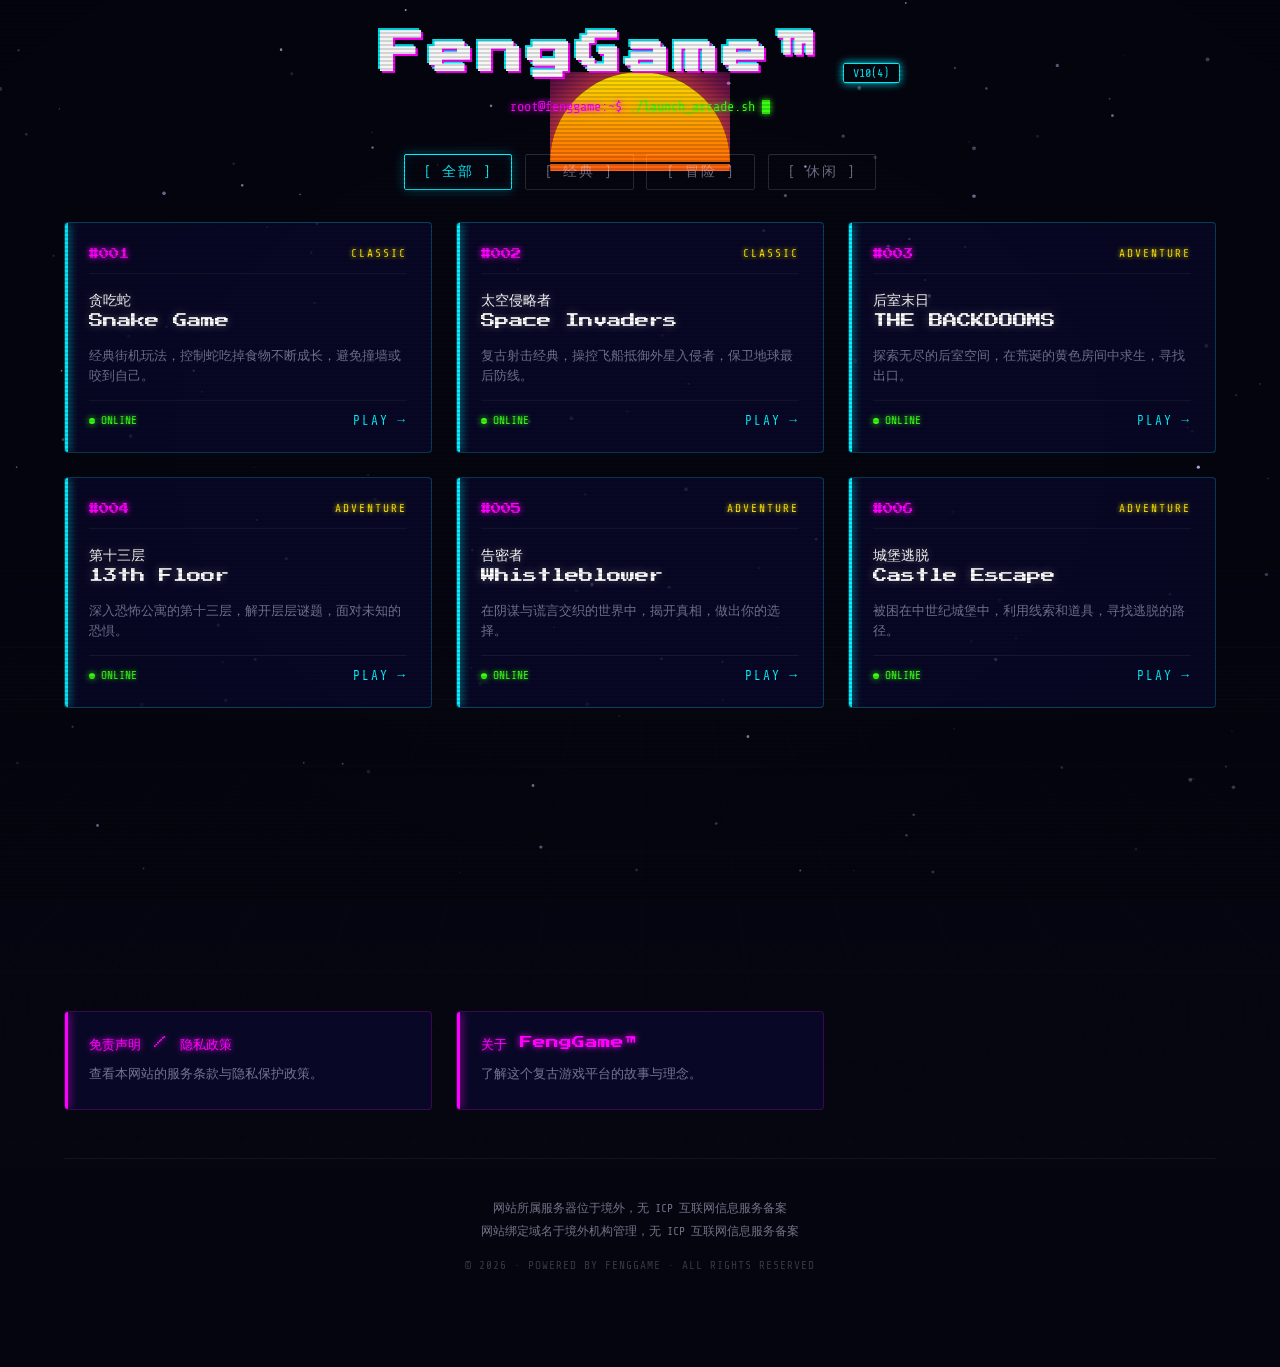
<file: index.html>
<!DOCTYPE html>
<html lang="zh-CN">
<head>
    <meta charset="UTF-8">
    <meta name="viewport" content="width=device-width, initial-scale=1.0">
    <meta name="description" content="FengGame™ 游戏平台 - 复古街机风格游戏门户">
    <meta name="theme-color" content="#050510">
    <title>FengGame™ — Arcade Terminal</title>
    <link rel="preconnect" href="https://fonts.googleapis.com">
    <link rel="preconnect" href="https://fonts.gstatic.com" crossorigin>
    <link href="https://fonts.googleapis.com/css2?family=Press+Start+2P&family=Share+Tech+Mono&display=swap" rel="stylesheet">
    <style>
        
        *, *::before, *::after { margin: 0; padding: 0; box-sizing: border-box; }

        :root {
            --bg-deep: #050510;
            --bg-mid: #0a0a2e;
            --neon-cyan: #00f3ff;
            --neon-magenta: #ff00ff;
            --neon-yellow: #ffe600;
            --neon-orange: #ff6a00;
            --neon-green: #39ff14;
            --grid-color: rgba(0, 243, 255, 0.15);
            --grid-color-far: rgba(255, 0, 255, 0.08);
            --card-bg: rgba(10, 10, 46, 0.75);
            --card-border: rgba(0, 243, 255, 0.25);
            --text-primary: #e0e0ff;
            --text-dim: rgba(224, 224, 255, 0.5);
            --scanline-color: rgba(0, 0, 0, 0.5);
        }

        html { scroll-behavior: smooth; }

        body {
            font-family: 'Share Tech Mono', 'Courier New', monospace;
            background: var(--bg-deep);
            color: var(--text-primary);
            min-height: 100vh;
            overflow-x: hidden;
            position: relative;
        }

        
        #starfield {
            position: fixed;
            top: 0; left: 0;
            width: 100%; height: 100%;
            z-index: 0;
            pointer-events: none;
        }

        
        .scanlines {
            position: fixed;
            top: 0; left: 0;
            width: 100%; height: 100%;
            z-index: 9999;
            pointer-events: none;
            background: repeating-linear-gradient(
                0deg,
                transparent,
                transparent 2px,
                var(--scanline-color) 2px,
                var(--scanline-color) 4px
            );
            opacity: 0.3;
        }

        .scanlines::after {
            content: '';
            position: absolute;
            top: 0; left: 0;
            width: 100%; height: 100%;
            background: radial-gradient(ellipse at center, transparent 50%, rgba(0,0,0,0.4) 100%);
        }

        
        .grid-floor {
            position: fixed;
            bottom: 0; left: -50%;
            width: 200%; height: 45%;
            z-index: 1;
            pointer-events: none;
            background:
                linear-gradient(180deg, transparent 0%, var(--bg-deep) 100%),
                linear-gradient(90deg, var(--grid-color-far) 1px, transparent 1px),
                linear-gradient(0deg, var(--grid-color) 1px, transparent 1px);
            background-size: 100% 100%, 40px 40px, 40px 40px;
            transform: perspective(500px) rotateX(60deg);
            transform-origin: center top;
            animation: scrollGrid 3s linear infinite;
            mask-image: linear-gradient(to top, rgba(0,0,0,0.6) 0%, transparent 80%);
            -webkit-mask-image: linear-gradient(to top, rgba(0,0,0,0.6) 0%, transparent 80%);
        }

        @keyframes scrollGrid {
            0% { background-position: 0 0, 0 0, 0 0; }
            100% { background-position: 0 0, 0 40px, 0 40px; }
        }

        
        .sun {
            position: fixed;
            top: 8%;
            left: 50%;
            transform: translateX(-50%);
            width: 180px; height: 180px;
            border-radius: 50%;
            background: linear-gradient(180deg, var(--neon-yellow) 0%, var(--neon-orange) 50%, var(--neon-magenta) 100%);
            box-shadow:
                0 0 60px var(--neon-orange),
                0 0 120px var(--neon-magenta),
                0 0 200px rgba(255, 0, 255, 0.3);
            z-index: 0;
            pointer-events: none;
            clip-path: polygon(0 0, 100% 0, 100% 55%, 0 55%);
        }

        .sun::before {
            content: '';
            position: absolute;
            top: 50%; left: 0;
            width: 100%; height: 100%;
            background: repeating-linear-gradient(
                0deg,
                transparent,
                transparent 8px,
                var(--bg-deep) 8px,
                var(--bg-deep) 10px
            );
            clip-path: polygon(0 0, 100% 0, 100% 55%, 0 55%);
        }

        
        .main-wrapper {
            position: relative;
            z-index: 10;
            max-width: 1200px;
            margin: 0 auto;
            padding: 2rem 1.5rem 4rem;
        }

        
        .title-area {
            text-align: center;
            margin-bottom: 1rem;
            position: relative;
        }

        .main-title {
            font-family: 'Press Start 2P', cursive;
            font-size: clamp(1.5rem, 5vw, 2.8rem);
            color: #fff;
            text-shadow:
                2px 2px 0 var(--neon-magenta),
                -2px -2px 0 var(--neon-cyan);
            letter-spacing: 4px;
            position: relative;
            display: inline-block;
            animation: glitchShift 3s infinite alternate;
        }

        .main-title::before,
        .main-title::after {
            content: attr(data-text);
            position: absolute;
            top: 0; left: 0;
            width: 100%; height: 100%;
        }

        .main-title::before {
            color: var(--neon-cyan);
            z-index: -1;
            animation: glitchBefore 2s infinite linear alternate-reverse;
        }

        .main-title::after {
            color: var(--neon-magenta);
            z-index: -2;
            animation: glitchAfter 3s infinite linear alternate;
        }

        @keyframes glitchBefore {
            0%, 100% { clip-path: inset(0 0 0 0); transform: translate(0); }
            20% { clip-path: inset(20% 0 60% 0); transform: translate(-3px, 2px); }
            40% { clip-path: inset(40% 0 20% 0); transform: translate(3px, -2px); }
            60% { clip-path: inset(60% 0 10% 0); transform: translate(-2px, 1px); }
            80% { clip-path: inset(10% 0 80% 0); transform: translate(2px, -1px); }
        }

        @keyframes glitchAfter {
            0%, 100% { clip-path: inset(0 0 0 0); transform: translate(0); }
            25% { clip-path: inset(30% 0 40% 0); transform: translate(3px, -2px); }
            50% { clip-path: inset(50% 0 20% 0); transform: translate(-3px, 2px); }
            75% { clip-path: inset(10% 0 70% 0); transform: translate(2px, 1px); }
        }

        @keyframes glitchShift {
            0%, 100% { text-shadow: 2px 2px 0 var(--neon-magenta), -2px -2px 0 var(--neon-cyan); }
            25% { text-shadow: -2px 2px 0 var(--neon-magenta), 2px -2px 0 var(--neon-cyan); }
            50% { text-shadow: 2px -2px 0 var(--neon-magenta), -2px 2px 0 var(--neon-cyan); }
            75% { text-shadow: -2px -2px 0 var(--neon-magenta), 2px 2px 0 var(--neon-cyan); }
        }

        .version-tag {
            display: inline-block;
            font-family: 'Share Tech Mono', monospace;
            font-size: 0.75rem;
            color: var(--neon-cyan);
            border: 1px solid var(--neon-cyan);
            padding: 0.15rem 0.6rem;
            border-radius: 2px;
            margin-left: 0.8rem;
            vertical-align: middle;
            animation: blink 1.5s step-end infinite;
            box-shadow: 0 0 8px var(--neon-cyan);
        }

        @keyframes blink {
            0%, 100% { opacity: 1; }
            50% { opacity: 0; }
        }

        
        .terminal-line {
            text-align: center;
            margin-bottom: 2.5rem;
            font-size: 0.85rem;
            color: var(--neon-green);
            text-shadow: 0 0 6px var(--neon-green);
        }

        .terminal-line .prompt {
            color: var(--neon-magenta);
            text-shadow: 0 0 6px var(--neon-magenta);
        }

        .terminal-line .cursor {
            display: inline-block;
            width: 8px; height: 14px;
            background: var(--neon-green);
            vertical-align: text-bottom;
            animation: blink 1s step-end infinite;
            box-shadow: 0 0 6px var(--neon-green);
        }

        
        .category-tabs {
            display: flex;
            justify-content: center;
            gap: 0.8rem;
            margin-bottom: 2rem;
            flex-wrap: wrap;
        }

        .tab-btn {
            font-family: 'Share Tech Mono', monospace;
            font-size: 0.85rem;
            color: var(--text-dim);
            background: transparent;
            border: 1px solid rgba(255, 255, 255, 0.15);
            padding: 0.5rem 1.2rem;
            border-radius: 2px;
            cursor: pointer;
            transition: all 0.3s ease;
            position: relative;
            overflow: hidden;
            text-transform: uppercase;
            letter-spacing: 2px;
        }

        .tab-btn::before {
            content: '';
            position: absolute;
            top: 0; left: -100%;
            width: 100%; height: 100%;
            background: linear-gradient(90deg, transparent, rgba(0, 243, 255, 0.15), transparent);
            transition: left 0.4s ease;
        }

        .tab-btn:hover::before,
        .tab-btn.active::before {
            left: 100%;
        }

        .tab-btn.active,
        .tab-btn:hover {
            color: var(--neon-cyan);
            border-color: var(--neon-cyan);
            box-shadow: 0 0 12px rgba(0, 243, 255, 0.3), inset 0 0 12px rgba(0, 243, 255, 0.1);
        }

        
        .games-grid {
            display: grid;
            grid-template-columns: repeat(auto-fill, minmax(280px, 1fr));
            gap: 1.5rem;
            margin-bottom: 3rem;
        }

        .game-card {
            background: var(--card-bg);
            border: 1px solid var(--card-border);
            border-radius: 4px;
            padding: 1.5rem;
            position: relative;
            overflow: hidden;
            transition: all 0.4s cubic-bezier(0.25, 0.46, 0.45, 0.94);
            cursor: pointer;
            text-decoration: none;
            color: var(--text-primary);
            display: flex;
            flex-direction: column;
            gap: 0.8rem;
            transform-style: preserve-3d;
            perspective: 800px;
        }

        .game-card::before {
            content: '';
            position: absolute;
            top: 0; left: 0;
            width: 3px; height: 100%;
            background: var(--neon-cyan);
            box-shadow: 0 0 10px var(--neon-cyan);
            transition: all 0.3s ease;
        }

        .game-card::after {
            content: '';
            position: absolute;
            top: 0; left: 0;
            width: 100%; height: 100%;
            background: radial-gradient(circle at var(--mouse-x, 50%) var(--mouse-y, 50%), rgba(0, 243, 255, 0.06) 0%, transparent 60%);
            pointer-events: none;
            opacity: 0;
            transition: opacity 0.3s ease;
        }

        .game-card:hover::after {
            opacity: 1;
        }

        .game-card:hover {
            transform: translateY(-5px) scale(1.02);
            border-color: var(--neon-cyan);
            box-shadow:
                0 10px 30px rgba(0, 243, 255, 0.15),
                0 0 0 1px rgba(0, 243, 255, 0.1),
                inset 0 0 30px rgba(0, 243, 255, 0.03);
        }

        .game-card:hover::before {
            width: 4px;
            box-shadow: 0 0 20px var(--neon-cyan);
        }

        
        .card-header {
            display: flex;
            align-items: center;
            justify-content: space-between;
            padding-bottom: 0.8rem;
            border-bottom: 1px solid rgba(255, 255, 255, 0.06);
        }

        .card-number {
            font-family: 'Press Start 2P', cursive;
            font-size: 0.65rem;
            color: var(--neon-magenta);
            text-shadow: 0 0 6px var(--neon-magenta);
        }

        .card-category {
            font-size: 0.7rem;
            color: var(--neon-yellow);
            text-transform: uppercase;
            letter-spacing: 2px;
            text-shadow: 0 0 4px var(--neon-yellow);
        }

        .card-title {
            font-family: 'Press Start 2P', cursive;
            font-size: 0.9rem;
            line-height: 1.6;
            color: #fff;
            text-shadow: 0 0 8px rgba(255, 255, 255, 0.3);
        }

        .card-desc {
            font-size: 0.8rem;
            color: var(--text-dim);
            line-height: 1.6;
            flex-grow: 1;
        }

        .card-footer {
            display: flex;
            align-items: center;
            justify-content: space-between;
            padding-top: 0.8rem;
            border-top: 1px solid rgba(255, 255, 255, 0.06);
        }

        .card-status {
            font-size: 0.7rem;
            color: var(--neon-green);
            text-shadow: 0 0 4px var(--neon-green);
            display: flex;
            align-items: center;
            gap: 0.4rem;
        }

        .status-dot {
            width: 6px; height: 6px;
            border-radius: 50%;
            background: var(--neon-green);
            box-shadow: 0 0 6px var(--neon-green);
            animation: pulse 2s infinite;
        }

        @keyframes pulse {
            0%, 100% { opacity: 1; transform: scale(1); }
            50% { opacity: 0.5; transform: scale(0.8); }
        }

        .card-play {
            font-family: 'Share Tech Mono', monospace;
            font-size: 0.8rem;
            color: var(--neon-cyan);
            text-transform: uppercase;
            letter-spacing: 2px;
            display: flex;
            align-items: center;
            gap: 0.5rem;
            transition: all 0.3s ease;
        }

        .game-card:hover .card-play {
            gap: 0.8rem;
            text-shadow: 0 0 8px var(--neon-cyan);
        }

        .play-arrow {
            display: inline-block;
            transition: transform 0.3s ease;
        }

        .game-card:hover .play-arrow {
            transform: translateX(4px);
        }

        
        .bottom-links {
            display: grid;
            grid-template-columns: repeat(auto-fill, minmax(280px, 1fr));
            gap: 1.5rem;
            margin-top: 2rem;
        }

        .bottom-card {
            background: var(--card-bg);
            border: 1px solid rgba(255, 0, 255, 0.2);
            border-radius: 4px;
            padding: 1.5rem;
            text-decoration: none;
            color: var(--text-primary);
            transition: all 0.3s ease;
            position: relative;
            overflow: hidden;
        }

        .bottom-card::before {
            content: '';
            position: absolute;
            top: 0; left: 0;
            width: 3px; height: 100%;
            background: var(--neon-magenta);
            box-shadow: 0 0 10px var(--neon-magenta);
            transition: all 0.3s ease;
        }

        .bottom-card:hover {
            transform: translateY(-3px);
            border-color: var(--neon-magenta);
            box-shadow:
                0 8px 25px rgba(255, 0, 255, 0.12),
                inset 0 0 20px rgba(255, 0, 255, 0.03);
        }

        .bottom-card:hover::before {
            width: 4px;
            box-shadow: 0 0 20px var(--neon-magenta);
        }

        .bottom-card-title {
            font-family: 'Press Start 2P', cursive;
            font-size: 0.8rem;
            color: var(--neon-magenta);
            text-shadow: 0 0 6px var(--neon-magenta);
            margin-bottom: 0.6rem;
        }

        .bottom-card-desc {
            font-size: 0.8rem;
            color: var(--text-dim);
            line-height: 1.6;
        }

        
        footer {
            text-align: center;
            padding: 2.5rem 1.5rem 1.5rem;
            border-top: 1px solid rgba(255, 255, 255, 0.06);
            margin-top: 3rem;
            position: relative;
            z-index: 10;
        }

        footer p {
            font-size: 0.72rem;
            color: var(--text-dim);
            line-height: 1.8;
            margin-bottom: 0.2rem;
        }

        footer .footer-copy {
            color: rgba(255, 255, 255, 0.2);
            font-size: 0.7rem;
            margin-top: 0.8rem;
            letter-spacing: 1px;
        }

        
        .loader-overlay {
            position: fixed;
            top: 0; left: 0;
            width: 100%; height: 100%;
            background: var(--bg-deep);
            z-index: 99999;
            display: flex;
            align-items: center;
            justify-content: center;
            flex-direction: column;
            gap: 1.5rem;
            transition: opacity 0.25s ease, visibility 0.25s ease;
        }

        .loader-overlay.hidden {
            opacity: 0;
            visibility: hidden;
        }

        .loader-text {
            font-family: 'Press Start 2P', cursive;
            font-size: 1rem;
            color: var(--neon-cyan);
            text-shadow: 0 0 10px var(--neon-cyan);
        }

        .loader-bar {
            width: 200px;
            height: 4px;
            background: rgba(255, 255, 255, 0.1);
            border-radius: 2px;
            overflow: hidden;
        }

        .loader-bar-fill {
            height: 100%;
            width: 0%;
            background: linear-gradient(90deg, var(--neon-cyan), var(--neon-magenta));
            box-shadow: 0 0 10px var(--neon-cyan);
            border-radius: 2px;
            transition: width 0.3s ease-out;
        }

        
        @media (max-width: 768px) {
            .games-grid, .bottom-links {
                grid-template-columns: 1fr;
            }
            .sun { width: 120px; height: 120px; top: 5%; }
            .main-title { letter-spacing: 2px; }
        }

        @media (max-width: 480px) {
            .main-wrapper { padding: 1.5rem 1rem 3rem; }
            .game-card { padding: 1.2rem; }
        }

        
        @media (prefers-reduced-motion: reduce) {
            *, *::before, *::after {
                animation-duration: 0.01ms !important;
                animation-iteration-count: 1 !important;
                transition-duration: 0.01ms !important;
            }
            .grid-floor { animation: none; }
        }
    </style>
</head>
<body>

    
    <div class="loader-overlay" id="loader">
        <div class="loader-text">INITIALIZING... <span id="loadPercent">0</span>%</div>
        <div class="loader-bar"><div class="loader-bar-fill"></div></div>
    </div>

    
    <canvas id="starfield"></canvas>

    
    <div class="scanlines" aria-hidden="true"></div>

    
    <div class="sun" aria-hidden="true"></div>

    
    <div class="grid-floor" aria-hidden="true"></div>

    
    <div class="main-wrapper">

        
        <div class="title-area">
            <h1 class="main-title" data-text="FengGame™">FengGame™</h1>
            <span class="version-tag">V10(4)</span>
        </div>

        
        <div class="terminal-line">
            <span class="prompt">root@fenggame:~$</span> ./launch_arcade.sh <span class="cursor"></span>
        </div>

        
        <div class="category-tabs">
            <button class="tab-btn active" data-filter="all">[ 全部 ]</button>
            <button class="tab-btn" data-filter="classic">[ 经典 ]</button>
            <button class="tab-btn" data-filter="adventure">[ 冒险 ]</button>
            <button class="tab-btn" data-filter="casual">[ 休闲 ]</button>
        </div>

        
        <div class="games-grid" id="gamesGrid">
            
            <a href="./GsG/gsg.html" class="game-card" data-category="classic">
                <div class="card-header">
                    <span class="card-number">#001</span>
                    <span class="card-category">CLASSIC</span>
                </div>
                <div class="card-title">贪吃蛇<br>Snake Game</div>
                <div class="card-desc">经典街机玩法，控制蛇吃掉食物不断成长，避免撞墙或咬到自己。</div>
                <div class="card-footer">
                    <span class="card-status"><span class="status-dot"></span> ONLINE</span>
                    <span class="card-play">PLAY <span class="play-arrow">→</span></span>
                </div>
            </a>

            
            <a href="./SIG/sig.html" class="game-card" data-category="classic">
                <div class="card-header">
                    <span class="card-number">#002</span>
                    <span class="card-category">CLASSIC</span>
                </div>
                <div class="card-title">太空侵略者<br>Space Invaders</div>
                <div class="card-desc">复古射击经典，操控飞船抵御外星入侵者，保卫地球最后防线。</div>
                <div class="card-footer">
                    <span class="card-status"><span class="status-dot"></span> ONLINE</span>
                    <span class="card-play">PLAY <span class="play-arrow">→</span></span>
                </div>
            </a>

            
            <a href="./BACKDOOMS/THE-BACKDOOMS.html" class="game-card" data-category="adventure">
                <div class="card-header">
                    <span class="card-number">#003</span>
                    <span class="card-category">ADVENTURE</span>
                </div>
                <div class="card-title">后室末日<br>THE BACKDOOMS</div>
                <div class="card-desc">探索无尽的后室空间，在荒诞的黄色房间中求生，寻找出口。</div>
                <div class="card-footer">
                    <span class="card-status"><span class="status-dot"></span> ONLINE</span>
                    <span class="card-play">PLAY <span class="play-arrow">→</span></span>
                </div>
            </a>

            
            <a href="./13F/13F.html" class="game-card" data-category="adventure">
                <div class="card-header">
                    <span class="card-number">#004</span>
                    <span class="card-category">ADVENTURE</span>
                </div>
                <div class="card-title">第十三层<br>13th Floor</div>
                <div class="card-desc">深入恐怖公寓的第十三层，解开层层谜题，面对未知的恐惧。</div>
                <div class="card-footer">
                    <span class="card-status"><span class="status-dot"></span> ONLINE</span>
                    <span class="card-play">PLAY <span class="play-arrow">→</span></span>
                </div>
            </a>

            
            <a href="./W/whistleblower.html" class="game-card" data-category="adventure">
                <div class="card-header">
                    <span class="card-number">#005</span>
                    <span class="card-category">ADVENTURE</span>
                </div>
                <div class="card-title">告密者<br>Whistleblower</div>
                <div class="card-desc">在阴谋与谎言交织的世界中，揭开真相，做出你的选择。</div>
                <div class="card-footer">
                    <span class="card-status"><span class="status-dot"></span> ONLINE</span>
                    <span class="card-play">PLAY <span class="play-arrow">→</span></span>
                </div>
            </a>

            
            <a href="./CE/CE.html" class="game-card" data-category="adventure">
                <div class="card-header">
                    <span class="card-number">#006</span>
                    <span class="card-category">ADVENTURE</span>
                </div>
                <div class="card-title">城堡逃脱<br>Castle Escape</div>
                <div class="card-desc">被困在中世纪城堡中，利用线索和道具，寻找逃脱的路径。</div>
                <div class="card-footer">
                    <span class="card-status"><span class="status-dot"></span> ONLINE</span>
                    <span class="card-play">PLAY <span class="play-arrow">→</span></span>
                </div>
            </a>

            
            <a href="./WtC/WtC.html" class="game-card" data-category="casual">
                <div class="card-header">
                    <span class="card-number">#007</span>
                    <span class="card-category">CASUAL</span>
                </div>
                <div class="card-title">给猫洗澡<br>Wash the Cat</div>
                <div class="card-desc">轻松休闲小游戏，给可爱的小猫洗澡，享受治愈时光。</div>
                <div class="card-footer">
                    <span class="card-status"><span class="status-dot"></span> ONLINE</span>
                    <span class="card-play">PLAY <span class="play-arrow">→</span></span>
                </div>
            </a>

            
            <a href="./VW/VW.html" class="game-card" data-category="casual">
                <div class="card-header">
                    <span class="card-number">#008</span>
                    <span class="card-category">CASUAL</span>
                </div>
                <div class="card-title">虚拟战争<br>Virtual War</div>
                <div class="card-desc">指挥虚拟战场上的军队，制定战略战术，征服敌方领地。</div>
                <div class="card-footer">
                    <span class="card-status"><span class="status-dot"></span> ONLINE</span>
                    <span class="card-play">PLAY <span class="play-arrow">→</span></span>
                </div>
            </a>
        </div>

        
        <div class="bottom-links">
            <a href="./function/Statement.html" class="bottom-card">
                <div class="bottom-card-title">免责声明 / 隐私政策</div>
                <div class="bottom-card-desc">查看本网站的服务条款与隐私保护政策。</div>
            </a>
            <a href="./function/about.html" class="bottom-card">
                <div class="bottom-card-title">关于 FengGame™</div>
                <div class="bottom-card-desc">了解这个复古游戏平台的故事与理念。</div>
            </a>
        </div>

        
        <footer>
            <p>网站所属服务器位于境外，无 ICP 互联网信息服务备案</p>
            <p>网站绑定域名于境外机构管理，无 ICP 互联网信息服务备案</p>
            <p class="footer-copy">© 2026 · POWERED BY FENGGAME · ALL RIGHTS RESERVED</p>
        </footer>
    </div>

    <script>        
        const loader = document.getElementById('loader');
        const loaderBarFill = document.querySelector('.loader-bar-fill');
        const loaderText = document.querySelector('.loader-text');
        let loaderHidden = false;

        function hideLoader() {
            if (loaderHidden) return;
            loaderHidden = true;
            loader.classList.add('hidden');
            sessionStorage.setItem('hasLoaded', 'true');            
            setTimeout(() => {
                loader.style.display = 'none';
                startCardAnimations(0);
            }, 250);
        }

        function setProgress(percent) {
            loaderBarFill.style.width = percent + '%';
            const percentSpan = document.getElementById('loadPercent');
            if (percentSpan) {
                percentSpan.textContent = percent;
            }
        }
        
        if (!sessionStorage.getItem('hasLoaded')) {
            
            document.addEventListener('DOMContentLoaded', () => {
                setProgress(70);
            });
            
            window.addEventListener('load', () => {
                setProgress(100);
                
                const elapsed = Date.now() - window.performance.timing.loadEventStart;
                const minDisplay = Math.max(300 - elapsed, 0);
                setTimeout(hideLoader, minDisplay);
            });
            
            setTimeout(() => {
                if (!loaderHidden) {
                    setProgress(100);
                    hideLoader();
                }
            }, 8000);
        } else {
            
            loader.style.display = 'none';
            startCardAnimations(0);
        }
        
        const canvas = document.getElementById('starfield');
        const ctx = canvas.getContext('2d');
        let stars = [];
        const STAR_COUNT = 150;

        function resizeCanvas() {
            canvas.width = window.innerWidth;
            canvas.height = window.innerHeight;
        }

        function createStars() {
            stars = [];
            for (let i = 0; i < STAR_COUNT; i++) {
                stars.push({
                    x: Math.random() * canvas.width,
                    y: Math.random() * canvas.height,
                    size: Math.random() * 1.5 + 0.5,
                    speed: Math.random() * 0.3 + 0.05,
                    opacity: Math.random() * 0.8 + 0.2,
                    twinkleSpeed: Math.random() * 0.02 + 0.005,
                    twinklePhase: Math.random() * Math.PI * 2
                });
            }
        }

        function drawStars() {
            ctx.clearRect(0, 0, canvas.width, canvas.height);
            const time = Date.now() * 0.001;
            stars.forEach(star => {
                const twinkle = Math.sin(time * star.twinkleSpeed * 10 + star.twinklePhase) * 0.3 + 0.7;
                ctx.beginPath();
                ctx.arc(star.x, star.y, star.size, 0, Math.PI * 2);
                ctx.fillStyle = `rgba(200, 200, 255, ${star.opacity * twinkle})`;
                ctx.fill();
                star.y += star.speed;
                if (star.y > canvas.height) {
                    star.y = 0;
                    star.x = Math.random() * canvas.width;
                }
            });
            requestAnimationFrame(drawStars);
        }

        resizeCanvas();
        createStars();
        drawStars();
        window.addEventListener('resize', () => {
            resizeCanvas();
            createStars();
        });        
        document.querySelectorAll('.game-card').forEach(card => {
            card.addEventListener('mousemove', (e) => {
                const rect = card.getBoundingClientRect();
                const x = ((e.clientX - rect.left) / rect.width) * 100;
                const y = ((e.clientY - rect.top) / rect.height) * 100;
                card.style.setProperty('--mouse-x', x + '%');
                card.style.setProperty('--mouse-y', y + '%');
            });
        });
        
        const tabBtns = document.querySelectorAll('.tab-btn');
        const gameCards = document.querySelectorAll('.game-card');

        tabBtns.forEach(btn => {
            btn.addEventListener('click', () => {
                tabBtns.forEach(b => b.classList.remove('active'));
                btn.classList.add('active');
                const filter = btn.dataset.filter;

                gameCards.forEach(card => {
                    if (filter === 'all' || card.dataset.category === filter) {
                        card.style.display = 'flex';
                        card.style.animation = 'fadeInUp 0.5s ease-out forwards';
                    } else {
                        card.style.display = 'none';
                    }
                });
            });
        });
        
        const style = document.createElement('style');
        style.textContent = `
            @keyframes fadeInUp {
                from { opacity: 0; transform: translateY(30px); }
                to { opacity: 1; transform: translateY(0); }
            }
        `;
        document.head.appendChild(style);

        function startCardAnimations(baseDelay) {
            gameCards.forEach((card, i) => {
                card.style.opacity = '0';
                card.style.transform = 'translateY(30px)';
                setTimeout(() => {
                    card.style.transition = 'opacity 0.6s ease, transform 0.6s ease';
                    card.style.opacity = '1';
                    card.style.transform = 'translateY(0)';
                }, baseDelay + i * 100);
            });
        }
        
        if (sessionStorage.getItem('hasLoaded')) {            
        }
    </script>
</body>
</html>
</file>
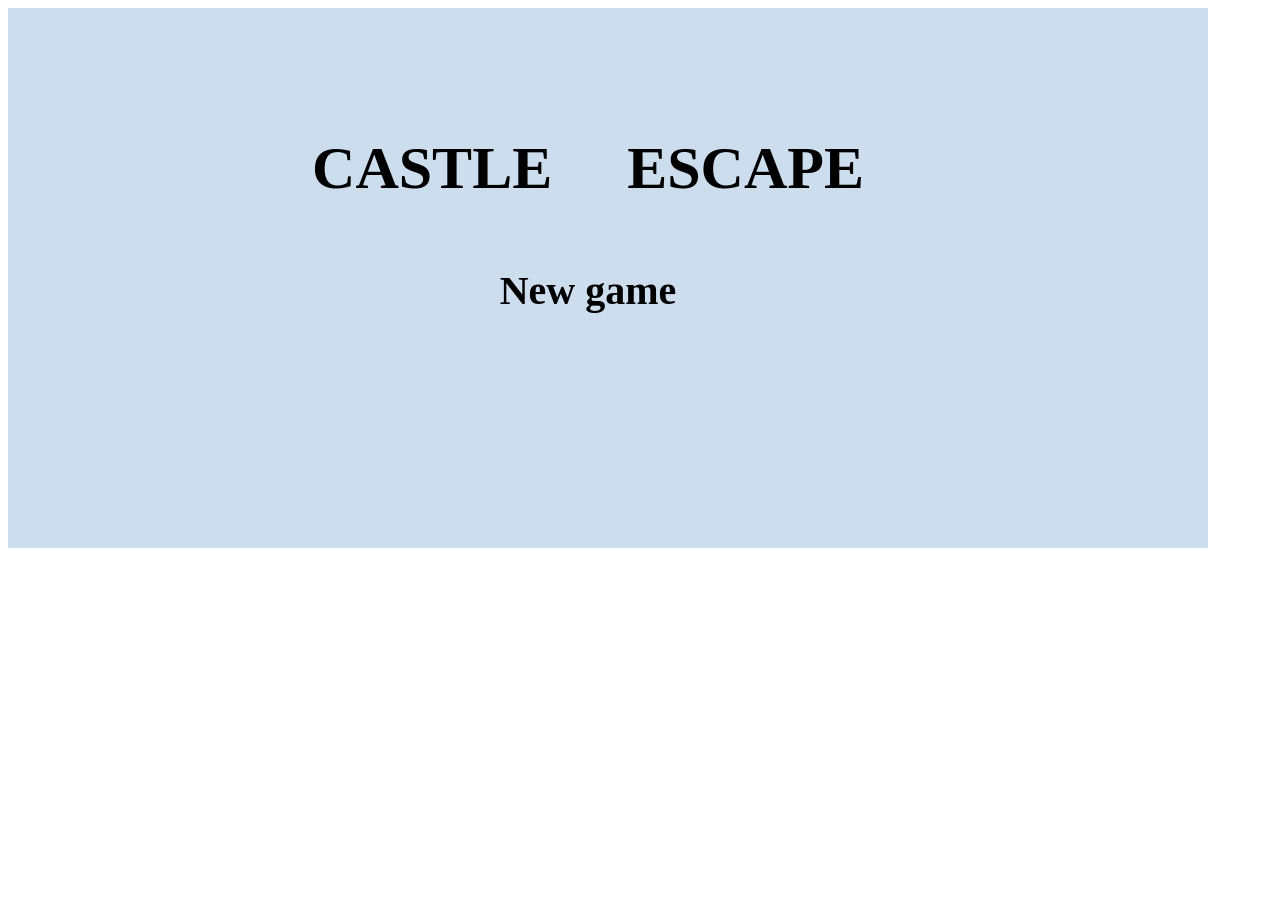
<file: CE/CE.html>
﻿<!doctype html><meta name=viewport content="width=1210"><meta name=apple-mobile-web-app-capable content=yes><meta name=mobile-web-app-capable content=yes><title>城堡逃脱(CASTLE ESCAPE)</title><link rel=icon href="data:image/svg+xml,<svg xmlns=%22http://www.w3.org/2000/svg%22 viewBox=%220 0 100 100%22><text x=%220%22 y=%2280%22 font-size=%2285%22>️🏰</text></svg>"><script>M='l{~q[`jRaaP_oAq]vFkcaTLmyWGsbts@z~@VeHrK@sJ@BcKn]RBUn?WVtArH{AV}?_mn}R~S{kGOVSpElpEAd@?Bd^S?Fsl`j?[dhvh_xS[Cra]?HLOFCAnU[JBAtUKjsvH^k@@qK~L`DpAMTkve`NO?uYdLz^DeEQyOHpnXayH{ed_}meCpkCgPcdjE|sFLAOBWRDJRd[HPH@uTsCxyI^FCFY[auBgR_~@KATv}iwXDnTn{KbGuqM[x_nFInWxBltjLtGsaRCS|bXQkfb^enr|lTPJ{EiJ{BkQIwmAd^wKQVAi@L?I^vFnTgwb@HSMSnkYlQ~bJuKaWTdxbUJAqRcdaENQx^k[pwaPATbrn}}][R_@Lmqy_QjL}LLMIjooAsyzDqQrmktyUUs|A}_W]EMZFl|~KjKB_TBKYldParA}?JKUdXRkKmS{}Olp~OY^g~l_BRJkTMN|O]O}YB|wG|mXH~azWP}GAeBdZw^X_jzSEXWEWxcgUkVT|EJK@oSuEtAfgbDxANIE_MI^KKkiLcLOg`c?NQzJcshImCF@`dlWve~Py?KQrYRcBRU[EYoqvnvMPyc?|mCdvavDIcF`ywVCSoPXRLbZ]RjL|EDN@eoayIckIc@_OyT?vfeC}_@[lJ_PvfaXNAjo[dUACGKUjuv~OZuI_LSZAwTmNA_O@t`QURIrFhO{tD^ZlXWXi`oWJ}PKDK~aBKnaI@X@kvzPUHxakntXiVViUrPzctTQhJHqn{|P`h`Fl[OHyNq`oPg^LOM`CyklMXkqLQROoHiultoIk^idUpCglKyL}fQWYMxaBhe`LIQMTvrbNsqzduVaFpi[rHzRVdabftEoB{CfXP@jPZljLr_``pFXkESUylZ_XRyDDPZ[n[@guLjnvBubW`ovLU^KhYA~v^fT]]`iXZr}KxwQ|QV?UbXjObZWGAeySJw{mIJHLbH_Hd_IDYwrdlhTUM}^gvspRqMp{~tLm{COCJOmzl{pyw{HdnZVIZetQYbgjKDEQNav@FyQei[beesGExDjfB}FTkFNoQuzVODUW|QkmN}@hN`eSrffGz{CvyiqbZakLctEH}adaEUjV_ztjJkyBZbUzUVnMAiOxfkYtDqIizsI|g^NfI||d|VI_gfKWogEZ}Uq[FJB?Zo{H_}xwDvsm}~?dWfKlIK^nXPqvT_Yg]kXtyfCNBz}Eybva^olTF`HE~~CmQmFIV{eH}OULIEQrlHp~tN^dbd`jhU|te{xXRr}QsDBFyATIYmKiB@mEcLktfrXJkCzpv[TvNm}O@SodI?rH@u@sh|A{UulUvhBHNVPF`@l`Wy?ZGcINgXlTMDLeBSPfG@Xu_gg_K}ea]qV@gR`|BLM]EfZYlSlXdBL~g`ZaWmDEmp]tASxpqosRYuprmKWvZJyX{rt@KxULiZ{hgqcFniCc_xpKCbaSJ~sFwfsJUjsBuN?{hat]K|MgzXO_WAfStWHeKAT|OhIDrazThtFnfVWN|i`rJ{lGIxJ~jgZfIW^FREpPEoGHctp[gjGLHpM|tAUnApR`DHbwDpCdGmOYa`qIdqwZcwtb?iG[CMP@U@kJAUdgkvTs_Np@njhFSJ@ERyWA[HRfZx~DWZvKIQYxqmKVnfLBEgrO@uTkvbNTmSuaFaM[hFqej@Q_IlglDmE[~qZspwYRA?bI}PGSsddfszLQPjBb{Ttdj|R@s?~f_]WgrctgpgIq~teCSI?jZ]QZ_`RvbdeLDR_WeW@pqynVwW{?Q@yFZFlIq~yXWeeLDUlOTFKArmr`JJNnuY~NEfyOAlLHib[]TZD}zMV[aVXUv]EI{?IC@nTdCIrouSqfhSGzY~oKWN~ineR_yQjnYBpfg_F~]{p~eHf^mcJwKsuai`T]XYJE^hOi{Xb[Eiqsa|RmSynEq~FwdvqAZvhhHURghiAohEULPXtgeFf`{_|pyGE[SB^qjyANiG~`ccaH]ripAVxmrZc@dS[r~fVnlg]~TFX[lsYrCxYzmJWwWLnBeS}MZC}LHRVsxJjnzVl{HlhrlOS`z?FG^LZ@U}h]ItEbdmrL`FadCPlfbq?dQT@`HuLl?W|YunDZp|~vzBmAldKgLvhpzVyJaw?lnsD|lZgjziSD_YrT?mv|OtrybhdeFkUeaKTgOHehisf_ViZg||TOGln_RqoJBihHbJp`yPH_MeNBz}ZOrK|o_R|Cr^bWRlMadYVoja}BBdzBNwT_MqTcyPI|lOZNBGCndPEYK^axprcrMGYEqUOvmdOhNSio~]o?Jw?Bx^`x[^PKsN@Mp@w}xYJ|xGgVO|YbJdVxya_yktlbRsPYDU}~GZeeq~Vf]OyPJQbYLm@fi~RiK?`bzf~QqRBLbgkgP|FfQW~}V@vROpSvJe]gdtoOqbVmo?@mute?vpd|R^A?c|q?}fOkFU{DJyV|xAHxO`rUTCLJOcOwOmYwW}UAdhkcryUZDbW~?c@sC?fID|Zws{X{GZUfIYna{u[luAgJ~EdWWwUSiQ@V}JnwZ@a`IxtkRuZWSTFe{RpC_wJ_MP]SrBBJRAtAwh{neRDoS^RsyRPSUfbLB~pES@[z?rsVJxu~d^|cvFYJm`vAL@L}BOztB}`efFvhKB`tGeMCph|v|~f`p]D~uYZWYsRzUMd~~dsLjYyEmeR_rOrWwoCiFNfYSajCp[tEs`{x^txJ_@j}?Gd~FMjoXjM^DFZhoFYJhzraGjYjRQlHlymw_f^S@fr`gSpK`eA|FVtk~G@fksjgL`XuPdJKn@mabMyt_RO[^]s~||uS^SG]H_BuOqqpqmPlS]ijX{^pkwZAIJTyEXJpFyQf{}XbMtVhC_fcjteI[UpvfLz`{OAwzZc{t]sJX]fSMU^BOezbDBaOOnH^]{|dA[sFJkFKG]vhPazB_vMVCtXhqslUqASTIUeQEyzpOz`HZxDqMzPVbM|uLUtEsS[NhjSseWzL]lOy[X|oJL`^Fzw[fLxTXy_xQhNqXl~CGCCirAee^~FvjUzHcVUZ[q]Is?bNIS[vF|IXF~lT{}g~GerDH]CNRDle{oqmtp`z[i~sKbYIj[ivVwz?ORW[XfpL}SmSaUpXwVWCz}|acpY]ihbU~SRucdPhlSsEFmdr~Pz}DhqbbrtCAtk]MJuuOfa]wKrcMIfMCHzLegNM~u@DcIbBnwBSFbKh~|OC{f`wNfOt?qWMmDFLHiG]bMCs_~PVLukrzTbUrlHzc~UQXHdzbOKQFH|htWy{xgleWKqGod_U]ZdFZBqSX{EnHvzZAUp_NEqyX][RzQYC|BnJZYiJcwHaR|iayjVQkOVmTAcZHDXpg|UJzhz]F[QFAH|xGb@SaQ|P`@NsPuQ@DqnkwNSs|AC[tg~@F]}uv[ux}kMDI{_aFNbJRs{[bsW`KLlJI^OjXEfZdlIKx_x|kwCymotXEzJ^EZJ^aEAeRfHt~~u{gLldLDekDT]?uvleYLMvL}qozdR~YCxnvYIdFoaVuyXDcy?RIsxvAmi[w}W^wKyvB`NnrknYTJOcul`Vo`zdtLA?FqhSWhTbqz}WrqtIHZb~o?LljPcFOPdCIODQxfzOSsmYi}saMnUKZZrCAjdOduwfDIsODApLFKd?[}OZCHa^{lvqwyYtANORa]c]UgiUjgTuRLqZq{iVbWmTAwC_ycjGF?nIc|kGVR_?G@hE^JfbLqLyGEwvqGvvXWeOoaE_g~`dHr]Fgvlz_yf~?tMCWKYLb[uJqcTcYEYJielmdmfBJWPZLRGQ_MpBPmoe_Bs]QDbpB[NlFTTNJR]JEKkBoNdDB`P{ymquvh?h`ZzkaF}vAhNxQ_`?oCLs~GQde?e?qGyIPyjHbdWDYeIwLcCOgSt~dMnQwdprsj~Y[DXpW]uNyTQdC~YGTAFFyvBTqsKwXHlkVGR@mobMa?[Gmz[zYy^FGwiEA^Z`aOFoCsXea]bOAqdSZoVeczQPcgarMi^UIshmfMRyATIuLH~vXtzAA~Upp^oAe`hQ}pXg[xGYVqh{VldJD@]HXLg^NujxB?aAhGji]piOaSVvQgbaLe`BR[{zv@NJdouBCQye~fInX|~YNSjifeLqm@^fnDjiQR{}qpuyyfG_^rMsU`^nFcGrIvJ]nJ?GfVnSJymHnKAZAMugcpbb{dWO`YD]AxBViF?VbFY^rBfqnaJGbJcVnzWcAbpBW?LsIOKvLQM?nROerVsx~essajJ[Dfa_pxfLylGEqNqKHeW|TSNiTqZZsFK@IVreOpN[hrp{ZLxldtEuCT}~kj~wlY]JJ[TPywLlkk_n}zAMJgka``|l?nJeldo^ntNhA?ela^GoVOqbK`EJONUzSSdO|`lJIeNPq?_UMYJJ{ttrbqMcur?tpLY[]Noao^bPo`[@ZA]TSuZwRrQO]Tjkp{`ezFTsi^l]BUeHBmQe}suTivNv{`}fCJps^{cKitn]hhEYlsLku}Z?MKBX~|HW[zuEjw]LYK[JhcT?BU{Q}pciIZWGx^jXO~nOZ[uZwyyqhbRC|BMfJgGzcJB?BlIeSbRYh[[MQL|jc@alREXs~h`Ui@pUI|JLWH?DTRqFJ~CtMysnguBgF|fi`dKEKqDT?@ZesbKjMs]Bl^SUhmkEvoIl_h|H^M`TvUgk[wRwhQGcShk{TzDMNQvDqZJZQC~SjxzdHHFCathgnCDAFLmOPZVynHe]aJbcTQc|hQoFE]?_CxuTMkn?q?f[DSKFsD{nXrbMlO]pgdQ{U^t`KJh{CZycqMso`?GGn^V_|lY|KINsazAyFxmB|}y~SRYUaQ[ZX~C]@WauRFWs~?xyUXG@?rzMu[tRTPENPLKgSqXzOSqNLF[ZuRUEfJAKYlrAyb@Fzmhvhtur~sHWc^|WqlqTKK}dQcfPxobgXp|xeOXebqPZt|DHJufBHzAXRvO^i}LcHPwP{OBGn~IIEvnEzHckZj~ir]ist?J_LqowRxnnCs[]cSAprF|ZY]?RL[SrRpTxFNKsaqEdDqz]iA}}CaFHCA@KWzz}wUQK}Q@OzSxqfDC[@AvoQlanIAhME{uVQriPcgvqxnxtxiFZpiZeVQ~Kk~oZMwW~aseTyuYYPgbBbUahBYeMiK||sEotn]twCTpbbixqk|PIQi[nlgj[UjAF^R[xxWfv~IC|vObs]XcrcpB}qdlsbV]OfXEs}soPZBpD]LN{h_jdTC|FZgcxbspHlKWbEuXIgVPAF~L~c?|JNxjq_srRbyEuiLL@Konj`TVbUPc{Por|A{GufGvGAsH}~@{CAvjELUn~@riGeCHaHIlDJ@V|tqC?FRoreFlOUcTPExYruPm_{FsxQSzYLPdNtxRpIeGwEQr|Oq[cDCX`]_OZIcm^fLzm{QteQTQjI?VytBDlzqtUjQLicnjirxF`|SR^YqNWywHOatKQyX]zA@{}cSGOZXzinHMGxm[t]~~GBUW|vm]oZRng}F~Rdz@Y~~iSfwz{Km}TnILV[lthM{{BYNupM`q|?JUyUqRUJWm]@Gii?~_c]pNiPluxFGjk?hKvOl}oUDLZ{UHKZ~chpzTQVhqR^|^d{xB_XCx|lLTKZDSozev`RUIKTgBTFyLscZ|I_oaw?`@njadn[zZSnvH}hfcVI?ZCSQRvbZEJQ}mdi^Yc]RaXfXv]S{ZECC^V^os@WUkqUMCwVTVEOuFZHUmii@?BRoGxBvRVG^kMbl{TBHVwU{?koUdah]TYQ?nlL}g?ZuR|^n]_gvJURIEO{STx?wKoNI|tksw}E]UkiYGJ`ParCmLtNbdfArNE[JfaLSoZa]piNLGsXtOxm|@yk~_Ckt?ZH_k]F~hSb|lArObv^kXUFgiTYaEVrsN@v@p|FHWkNH~ByzCyIq~Wi[FfIfjClZRtXmUN`d~vyo_KRfFGz}dskUZVxP}p}m{P}~hPTe@NU`]L^FDqAqbmQq{X[qjjOoDt]?ma}wxiyCW^lj@z^yp~q[|RZzhnYhzsSTAILVCS|@PHfsyKPKu[gerMMmKxTW_inJdbpMYoiHxxaaDyViZhJaqtkmFZrI@ZJWL]jg^_g~yrg}RyCZgyU?X}E|BGLbXK@UIz`j]_{bITbNL_xtC`SCgrT`AmChq?Au{iSeuP[cdTz{OyH?@EaauqQANK~`zIzruLuOXD}aRIJ@szeQV~B_IBHhdYb]tjyJ}KojHfimXRVBrZRaq|Flqwh{rWOcrOUt[ZwmMLJiyLvhefYqNstlmW{@oS]l@FAg_GR~c?sg]`U?BiGHcjPZb{g^|u_ZsOZjY`Wr}Lzg?X@O|Ez[N~VcA[FoXr]HmW}U}|jYLRAC|qD]JEyU}n|BKiAqqoDPmmblRk?ShpDEVNMuFAtHOHoO^Xo^uMjGMS`LrfyRYYW}lW_k|jhLnb`N`x|qG|]aOoI]tXGfJR@CInIETlNET|CcJbKE}KV}?i[k`qtgxBvwUzFOl[XQOliZGA?Rfi]eMk_nGrs[_grNsVYvAlFsT^iJt`ayk^QV]mDJvayDHEAGpnL`JYO|YNoTgrbVR[XF}BsTNnuf[AaUOOSfadCa`o_wl_RSEzj{`RGcXJ?|OqREyIEXpSxp[loGywR]{iJ`p`]tdj?[PUFJpxy?r~slbsqgHck~ocIgRkjzcLWvMFjdTpX@GxUifc[syrXV^n^ZmYtKWQ^hOT[cu~u`eqKzenh]_qXCuhYO~E~sVMvuv~rXE_GEbImwXEsPQ|nasaJBx_VJVX]}~xvThu_VBl]~]zQ?WABi?[{]WvnA^IzCR[c^XC[?{^}LpgF_H?xoG^^MDl|BiqLGREA`]i~alv{py`pEedAq}[ckAh|osmA_oI{uVCukjYPFNLXlglrN]yinO{}HgcooIqUjvDj[JtAAxYMhTHoyU[VDnXqxmJdJixXgbx}OwPXfQpe`rJXbrYccQC}uT[veZXwvDZzHsIxz~SBpK~C?rVNlr|tTdAG}wGbBkZV^J^|dhqEkLeb^jWD}kpeT]IxFIC^pMLr``oYtvqdRycegFWKt[SEyMBuWPJjTRwmPBNYizhHyxVYL{`nm`yOBrJo__HUHQcPs~VuPMSja}VIflZK]TVfQ|oUzbH^}IcRBM{LJVIYnljw|vdMG``[KEH?xnRQcs@IBweaci~st`{}zXFsy_lCDAbYunkiotx][?rU@^}`CfH{K|^EkpjwQk^LIWiJG]kRqZRqOR]_ndylDWNgW_c?YCTcn}jemhcSFmLEh@^FOF{UnANPO?`m]J{pgHlBs`RMacFecER}?_BLWxD[xiZZfqtLU[vErNiIVQcVBsFl^OsFTsENuYo`LO_JNJk?zmE[ZvjlQZnH[z@WruPFKwSwNGBtPXc[mhSRCCZVE]goZSHvHa_TCAnTQyBitoi}cTp_FAxafCnOt@Ei}qqTyYWhJOkxW[O|x]Uc|aq]~_yr?z~WRKUXRTmqmteicjLeus?DbR@?Mg^yGH^Ij`nTcoDy^TKIlIGbrbdcVGp{iaoSFgqFrz]RHkoU^SiSqFKAwfwD_WwPnatNnRQczB@QHH^i}AGpM}bZo^p`BEvfmYqI|y{JaSj^Jy~Tl?d`qmSSDA`iFmzi`Mg|KbdF~NuNUAW}UFYEvwDskAiM|ZYC]BySWguWYB~QT?_EVdtbCZw^|cDOBoAQfqc[Oxhzwmal_KtVBFtT|dgEsYALmduuIaiS^PrMpEtZ`}n_qCyVUTwjqHFHZK@J[ZwCytxI[e{NnaFygU`~C}lfPyx}CKwBFFPpYO{QuY@XaCmrS@ERjuzRjSlQCOARS]nhpRA}}gd^tH~hbQDC{GhOkn^rBcDLAvxyKnCndwy?~uzsQrSIpen_aIxxyy]vxKXNovxZBUzGuleDVaItel}fdjHD|C]`HNVMBVPlyorMavQ_VDNPiUk^v|ghzfQLcxLyJz?QlnJUy]d_XW_eWiuVHlDqypCMhsu_C{kEh~TfQdMmMS]jJxWxFGHg|dGuSey^ggruZyWJ_iAicUy?HD|_qAn`_QkSgpnYZ?f@ihjP@k^@r@}eQBeHPLbErjLmznGq]Pn~nvbRt@p^FiytXtzlrCviGMeF^K}MJQNgTUwGDy^m}`z@crvjPXaLqAlWvTLleWvp~mY_j[eLwfLkSlSF~zlGVFrb~b~lez]`AiCuDXpZni_blguMtQnmVxnzzPol{T{}wTUfHMh|hH{ywXdccHRt|mLFnZZpIgEubeDe|jE{CszT@rwhJQsxGJ|B]{`UzU{woXjBTV_lcwyuh{l_Z_a|nKeygBpxV{ycLWt^EhdPqBszn{|sEc^CZloihtCNtdgohOgmZ[JHie~lLdAysP~gYcHDK}UndjETaPnC~zZo^o[W|ffo?RdnXnfds_sU~Fsp[FqlOJj]chwt_BvkdgeZirA~N^jIHWwh[GIs}UwtBXyyx@Sq?`KdpF|raMMSRunivRtEezrpE}YgrNLnbQefxaCHmOD}kI~Fr?}?mGHl?vAD?@s_pNpmGNTPoh{WN??WJrsnkO|R[bb|H^`uA^j_pIwzzsUKi{gJTlZLU@]?bHFDMVtj|Q|?MDSN_Cv@uqjxyLM~emETEf[}c?eEuMp?JB|}JvWLkY?nddHKs?pFA@rwbS^NI[omAVTvxSO^n]f[@nkmEh^[?~}FckXTGHC{Q@CZ@Rh||jiGvW]dhsh}bqkBZ||KXbsOal}RN{}exVqA^t`YLMp_eZq{PJvk^eddXON@w_bjfcC^ryb_i`YcChoLB^^?UV[jsxGPiuRh?Pk?`jsqobqLbec^{iiJiZKS~]buAVsR_E@JkfEtZEGcEUifKnmYppLvA[w_@]bIDiG?[{{?]GF_CxNNMB_[Gp^JlMg{MfHM@HdfJAkidn_Npd[}_t|?nAswElwKH`y]feY_W}]^iwm|n`SuVgVhqJJ|ZzY^HzlpI~na_qSSqfSk__rZc^td`yRP?LXRHRUIpwoac|se_]m_wZYC}MAXupGR[bT@zbWnnvMReQJ@Afjc?{|[x@tn{{vI_vRUEM?YZw|GkoaCS__M|kyjAfUSK]unDzyiLAFLUzGeEWdcbKoj^A~DV?pe_WaWka_dv_tvqh}^TzW?h~QAAtZRf[U?U}PBHQ~OEhXZBpbIW`Psq{[tBx@MHauyI~icjg~{_vsvA_uFf_rTqw]zM}iiBmEwCPJP}fZjUxaKJ@exRDc??t]hyEH}wo}|OQn{xBhScV?Szah}wZdMKf_{?wF]yfIVKyDjRNPtkrlv}{pMJZAbnT?ySNM_bhDp?iE@Kvy]nkgliEXtdNKF?MD~oh^@Dx|JTfIYahtdC@cJ[@Vbvv|uF^SNlIOSfLTIAiJMR]nvGdvVCahGUl^PdTuzS|PW[AJ}GrJodbetZHHxVAegFfCjY~wM_O|}HFIMwVOxvjnxgQn[kckChSFGGabwK[FdCDfy@_C{S]yl{TipalPI~]{pP|qSQCkXj[VpL]TsY^[ZbxkPV}s~_DcSmN|NXa~hOsGdQ__pqUBmIdQiJATZgInekY`avUloorttR_kcCPInA`phNtMnss[ZLvs_EfaE@ICd}mHdIaLQwlZmcXCSkjNtKgEv^AJxu{JgTjEtrzroSqRTmyLjpnvl]DHf@yGxrfMJ?TxVU_teeCbFt|agxmE_lQT~Ut?TJDePCGaGIyAPgyr`z[FK_l{VeOzudzrN`{Wn^Qx|DDcAwkp[r]MnRN_ZPDJqT?UwgUkIsFsRaij~zKKBQoXAr?CA`bEMGCfZZqiDbje?e}ZuLbpfjETmvtMz]NfvPSa`tEw`Zp}zL}QPebtLMA]b~OQkCaSYMd[@LzVTkIIKw@rcfg~XtEr[M{_[RDcYF^clp{HxBYg}_GvbRrykr{vHETOsNxlMt@fXTCvaw[ZmR`]oB|FW`sR@bSHyq`oNhMNlDWVS^BFyH]^pNq_@tKykQVIoEaz^RHOHbw^UfRrkxMUX_`fpOftpZ[Ho}|AOMT_T|TyxHIrzB}?wiIsFhBMlCTvdyIRilihYTj?pFRUOrLHDolEiPs?uvsXttlDniUm_@RYwdYDK@KQH_GImukhc{k}qFhnGx~t_^H^j|SN}J{il{CUFeg`Abr_em`RHIUKZ@rfMPQCwQkXp?hkAuIzLxx[LYVaFcBrYJw?DvYsSGRHDcYRc]MZyAhtXdzj~B?~hAvvEZ@MEq]Uys}AXEJuX{GNmt]xo?Y]fChicSOPnVz~iOwIXT}XEB]~MAmS{l?lSn?KgCiuQbEKFxGlQPVoVTkWt_?npWF`RfUoqd~NFVf^lonVs^SxZO_XTlMEmx|UUHhB}]rxAcOfKMHDyNhssQPGdVRjnjinL{ik^y{hmoGCXNDV_znNr@|h{ZuxookLAh`cXN@fNspPNyfhCKTbvzIhmqSeSPK?AMrVzVZpufk[Z~QRg]zi~UZaGyO@zIhkPVSKDziaL^XNN{A~h~WN{BplsawlUqbQXYsm`d]opXnOuwrp?xfQddofdoKUgt`ABU{b?yZzD]@gGCYSe`LOhlF|v|JfHWqX]qfe{_jbtgGLyotTiLzpg|}l~T`Fo[Wbz_^xQL[xw?Y~lg[ZG}NlCfdd{MeBT]^eQbJd@deAcMklRbBsEbR|_aPAMMWyEaE@e_ZFjTlWzjOgWyfgPF|vQBaSWGtfshHL{sPZTvcZrmNquiHwY`emiWusRn}|B@G@LRY_izhcoBrwxUyY~]oYO~Y~P_Lx^}MsW}T{Sk]CEqdLd|?upJItFtaBgHrF|oGbGjFTq{CNdu[ruLScvhntYPqMJrF?[oiZ^^|wUtb[rMi^Atx[rMss@FBJNsbe@ZekXvqjUlA~ZaNu@[PGhyqpHSZCFQ`bmxyhU^AB?IRJ@sXUAXLBPvAPcEwTpr_BpXx_WAnmUYfWkKimf{fpXiSeB~rJqRjEEBhv|fXGaQahKJx|bLfLwDwMkomjTnIFP@oMNgvBO`o}J{|^hC}wW{wIKfRhjJ|cjGyjUrmqOeU}Zw{}wuVnUhpO@qUWoqLmcpxbPoLjs}COPAW]}ihOJWuHRxXJOGwAw^aRMVq]utrGhMcrgpOndv}oZsIqQnbmlwAXkyeoAXWvKxpZheMIUIvp]@XGkj[nWvnsbSBDGU?O`rIuhV@rBVO_t`CprM{`c^Mvh`V^Xtmt@}NR[~qA{U{FS~eQiJ?Mrkcu]qDpzy`nrHYH?B{ZoEiqtdCuM]ph@gtjmxoHkhIQpXlNa?Ra[Pq||Aqp_KAHiB[biMiSMjVUlZejk]?U{HNQZNQCm_HEmefa||qtbsdIzEmUNv?UFLwFeu]soJXWOY^oYe]b_DZX~LWaw~CzHX~haZLubRr]ICeDVqXfoB_VCWEndZHFQi`GL}Qa~|LAZI?@bQSUYq]Zpt~LyZzTn@B@@JhddPkWGM?UyJWj?NBiXakNQX@{Ia{W]?xZiiOWhFZtLeTEPz}]?FCHcLx?~jS@KruSe[B_@vRamKFX{^BiufxBFrp~FBht|UV][P{zu?l~FGlsH~dKyo_qILXXwpEomQ@SLQWRMrqmrW[]{}|y|FADktA[tRxziv^nGJSrVAzc[a}SytbVQZHD^mCbBLPFzYNw_hraEJ}xytxdv_m_pG[nmoahVmUqjKlW{@|zCzJ~Vw{b~yfmXs]IXIzFYf}?GIVsIPQpXwks[@[~suWBq]VnLj_ZUhOJp^LK{hDcyQPRvQdBM_H]BDuLDzih]hToiR^e~{PVx`GlOnv|ySBsF`NLID}M]M?CGcZLKLu][em{}AuQq}}VQU^qzwkRMa|Z_{tIO[fnOigPVCmWEUT_rAnbIsV|AjjgK@iF{c?tEzw|OTYErDpX^a[sqvr{ALYavsPa~eK~DgZTkIaA~XurSmyPU^LPnuz|QzzxOQi[}yUXpP}AcHtBwJIEXJBdBD^ceC`VQcXeWy[xB|HYINEuJXCmzlluQPoTIz`QTn~LaMoObHy^oSjCXFUF~P}tpnBRglF[gmT?miJ?nBrLhLiUkbc@FHit@vGo_?DPhHV^|djSpaOeD^wJ[bB^s?GXjaDlPb{FaRhXn^fvKsQgzh]XjkNgCPphqJmcgGvwm~O?QIc~osQSTNex_~AGs|h{k_RJd|VkgIevpnZCoi~_KxPyXCQ?`GhO@MpeIGgIU]moJc}GMO]R~]amvw`lXR}hfiK^sRwrmlMSH|v@Tr@GASVhxmmy{s[SgK}AK@ts[`JlnIftfCu}}qMEXvuqslDGZ^HNLJRb?C]chxImeEpe^zTnAnx]SM^KhLQfsoie`l^E@OHEfJz{BxuzRHshlFIPfkOqRX_wT]SbP_OrsPEY[}mtPDnq|JEmCcfxt]d[xiyERsRklyPOuOTpz^vnPCStTd{H]o[jlPulDEzV~~q{?oPsB^DRPIrbodJRywXGi~UaV^IxRWxb[YeVp?nZVb[Q{hgIRzDznAdlKr^oMUdCaeUtcRDIpIPhNct~]YlXvc|cOWY`ZEx??ITwBS^fv{ppp]KCjbBr^bGN_Jzrn]tcJDk]U[o|`FcwA]|wqLWYk@fdepe}OLjtvVk@jp?lDs[DgKlXQrIFL~Aiwv?{CgwijoKkqgQ^gM|yCKkJhJbCikNhgtONmMmZ^ypfLaTQq_}tKuLXbw@BpQA`m`CjVBYgprbTHr|nAmAEPN`n}?{XOdv~ssRjR`IThe^Wj@pHYtQdSM}fL]k[YpdIx?ZoW{FLgSZwbLBtEzO{WG_ALSyHUljOEXuWbVJibxt~KvfLQHua?PRc^U@EgqwegkRlQtyzKziZog]IIqx?r@[BwOyLbg}_@mRziv~Y~`R~RGaFKqW`_KANSnN^cH_iZCJbXNHPcVznQ{TMjRpKSVE@NnF`GOFMlRKOh|_JOSDvyZc}tBv@?PCK`VZdXlnBv@ndPWxWW_]@YufZbTtnbXwkuiF_PQJZ|s?^hN|zSNpfl]gl_szYCai[PSRJUNYG_qGWA{KzRDrSkSNuqjNGkGyIvhRnbx}WR]mKKWTi_gBNvmIeEJ_cSVAElTPpQ}|jZayItwIVdEtLWYhQWqHNhPemdKolq]y~tS`mRbCKJALS~g^W[JYGt[ncuPUJ[zeSe~dMWpIU[UB?AKthz?dNiahJ@Q|OlkY?MpptzyGksaz|EqN[HAkxQK^]RXkgShygVaoaAEIO{NZFwsKaW}Acmm{qwp@DCI[s]QlYp^?|B{a}s}Qy]Ta?{BkxfMDht]{[zGAbMoeH?FB|RYCROC|RO}iSiyPdw[XuGweKecThwmBjibPzT]yD~`rGFoAK_MAWZEfOisUHEJORvaxQItTbsP~W]G`nl]mwmqaDO_|VNQ_nwhVmHS~cXtBtwUW]znkYswgZQ}|g{WPP~|QJqVMkyhEJYHLI`gctb_^WSIKqzkDF~_CMXB|?dwxoDDeMk[@^EXt]^J[gUZDGNvKcqxb|OHzk~JfRdF~KboJnm@^GbEYd]aSLHWcY?_d_[D|RtcJWVYjGdcpNEwnlYplsPD~olsB}XNIP]o]NgvpmdEXRnPYZA^dFj^BauepTP~BD@weasrmclJiOxMK_a]dRRJPseeasOr?a|^YhjD^kCm`hIuixehI@_vDIGr}Iwm|L_?YlwucZUAFsJ]jcR[`pm{A_UiUMuNUXxnADWZiqRK]HGjNM|bI}hWG{SmhM^qEEf|txhL_rHYER]HY@P|iu|j`un`YKacurEyWzAK@SB~_Fse]MZlsmdmOjDlglg|pt|dt[VP@fFfXGOIAYk]]OevnLj^vCzEAXTkClWYKAjVq[^rUvwIUCraN`toqbVMAmKF?uwozzTrqNzKvQg{H}ubtpiLoz?ShH~~zoN?tv~F{A`{^LB^`jjba?UbQ?DUF]I}m}Uu}aVqcqNOrHwIMqOYSW^GEr|HUM|y@?r@_riiaZhPuz@@Fmd|MV|MgwHpFypynT@@[pYhtqO`gHrgYXoTpH~}?]R_rtkoMAKjMQ~`sjN_[tbC]MT}EPXGvH^m`YOMOyZN@eZGbtMT~DW[c[gMM|yUDPC`]vI{IBa{?LFIeZ}|b`Ep[nHrRpVTOqCV[RvetiYZdav}WCVcywm{Q{Dc}~CdNbdWrLf@gkmtWYHVMFh@t@VFirMJx{xzkPpsxnOYQjjxECAU{x[pFH|PldtGh[hqb[|QVBIl@ZfFysAzu~KVVcl}dZaXbiSN^x~~VPKVQKE_CQUQrpHUNkxUGuhC}k_Sf|NR@`GfcrqoWDqtKMznuKgGSv?OXefSyoFSzwqY]TQinwbUsvVagQAJLH^ef`nZPHSJiKwyZYW?[Xg~yaMxw]}LHp@NLshV@t|`BVWtf_ACbwuTA}gGvvnyNfEq~nLxhR?Nn`pnYMHuIUJnb|WccMcbYT@NmGkVDFPAZR|kzoMnn@`ckQVjgFOO@`bI_ylb[FKC[yZ|xi_E~hMGnxQbCHHz@DMsbzEtqu?gt@wmoWzjnfmoYEBb|}WZkCCPd@pxmTb_`pkDmsvk}txOPwWL_xW~su?Q@_IfY]F]ge~jQwbpyZsVLW[tlzI`i]J]SXXu|Kt|TLBCGD`JwgMCpEXw`SbfpdI|w~CvDUINNU^i[vPbGvRZuf?joFSe?hIDX]FwP_nTV]nzpLe~Zoe?jPcxzWwdGfCWlOhYPSw`I[~_NHdRUIgEY{{X|]jtD@HGAeMbrPv^kNkxImYRFNSA?llFwIiTNlF@XFluoFf@JIH}aAG@]j`NnfcYFM[^Peb[wKi|XdoDNghsdT_{C]lT`xUVmg`tJfUzYuQZ~ZrQKIPZ`hQTRjvMUX|WdtfEuzMOERWDMhBMwER^SWmH{RzyNpwtqEHDL]D]SrK?|gdSOSixuFPSBSpocLfVI[OkxgnfGY[KwFHnoo}NM}e^`YWph[FumZQrBJSKZZugOkYjNvHALeYClZgPJt]e^vF_LWdo}P|bhE~r`CGAos]ri?N|gx]fcB|qhIHQ?GkrAHrKXvlL}xwpyLPgMTlb[uomHrKFVDq[KhbG_]f^O`xGZdykGZjdU@fCOpfEXhXv^@TW|ffeYK`rFAI?izG[bOxOnCldNnv][cxbmwu@H]Mrl{lYuSlsEnAuleNIz}PPJhN^ecMQIyaBWDRFlJHqH}RrVRVguT@ySd`fa`P[Ki{bYL?KQpJZt^tCtMwtKv[j~kTjT|gDLvOtSTg@n`tICzeZCSFEI{caZLt`yEi^fLq}kVVmKW?fIoIda{KeLWnK}Lie`c?kefN{R}bEFKzYd{TjFYcw_DnoB_hVsTEx}kxOmJeRW{zY_f@Mvrg]qM@J[MX^_RAu}]e|zeKCrOqe^cLR[WFwTI^dzfyj{JrYqE?||yq}kTdC{KaWI]sV`ZxEh]OhcKl`UEl{CinwaZPKEvJGZheaf[wS^~c~oIjcyjGw{sbfLq|BZxIvonKQsIyTu`w^UaCESEFg]vlQWQoASHIUqF?PxuagjsfHvTHQvYxHDvt~FQTfrihib}|jVuwzFFHezjsPKoDXMCDkgNG]Dds{kU{ueaSjBizfvka_D|UorFHN_vTxkvQvaIGbQ]q]`O~JUq[ufDn@Mo`^dYWI@PUUKD@iRX}jevSXssE]Fz`z^nAdpvV|^zRdbcc}bdoeGBP]Fl|ZOax}@VsUkrnz_cxZBP{LNE^ho?aNAAT^uMFGXfuvFMbkSsuRy^iVjF_Pz|rJ_NxRGOU~}LgBVya?LZq~PyXjdq_xtKKtHmf[BnZq}yCphTlmC@`~Jyqb{o_fqJhFh`NgFXmWX^}|F`HAnxSRFfhPWsBw^t{JXVdrhjq{RuxlFXMenFwv{Bs?ixAwtRb?BPAtNuwYGp|P^bQfFPSXaW]WDU?eUeY@SewWyI^qSAEYhkE^JIdo~GNii|wG[rIRB~kZFeioOkOjxVsM}nWlXLrT`??pTI_cG_Vwf`wUQGtHGWTvIzeLMeFru^axZJ}`t@chOIOWUlTw}D_SeLNgQoBpekS{o~MqOeT|Y`GprgpA{o|kPGDB~SHp^hQ]FbySs}aNcExX@Ie`aAgcd{ZiEDbAvK{^qj?A}~a[OLL~[[[CcQUGTPEHi_s_jbt?hVvzDoNS]ur^BjVQ|IlzJPK`PKp`gcKP@Flp|l?WimzYOFpQ';c=1<<17;h=[0,0,0,0,0,0,0,0,0,0,0,0,0,0,0,0,0,0,0,0,0,0,0,0,0,0,0,0,0,0,0,0];a=new Uint16Array(14e7).fill(1<<15);r=new Uint8Array(14e7);for(n=[x=y=t=0];t<60833;n[t++]=i-256)for(i=1;i<256;A=p.map((e,U)=>(o=a[e]*2+1,o=Math.log(o/(c-o)),C-=h[U]*o,o/2737)),C=~-c/(1+Math.exp(C))|1,d=x%c<C,x=x%c+(d?C:c-C)*(x>>17)-!d*C,p.map((e,U)=>(o=a[e]+=(d*c/2-a[e]<<13)/((r[e]+=r[e]<4)+1/100)>>13,h[U]+=A[U]*(d-C/c))),i=i*2+d)for(p='01020210310320321040421043104321054306064207310765107652086208632108754108765109543210961096420965109760976430976509810987210987540987621'.split(C=0).map((e,U)=>(o=0,[...e].map((e,U)=>(o=o*997+(n[t-e]|0)|0)),c*32-1&o*997+i)*32+U);x<c*32;x=x*64|M.charCodeAt(y++)&63);document.write(new TextDecoder().decode(new Uint8Array(n)))</script>
</file>
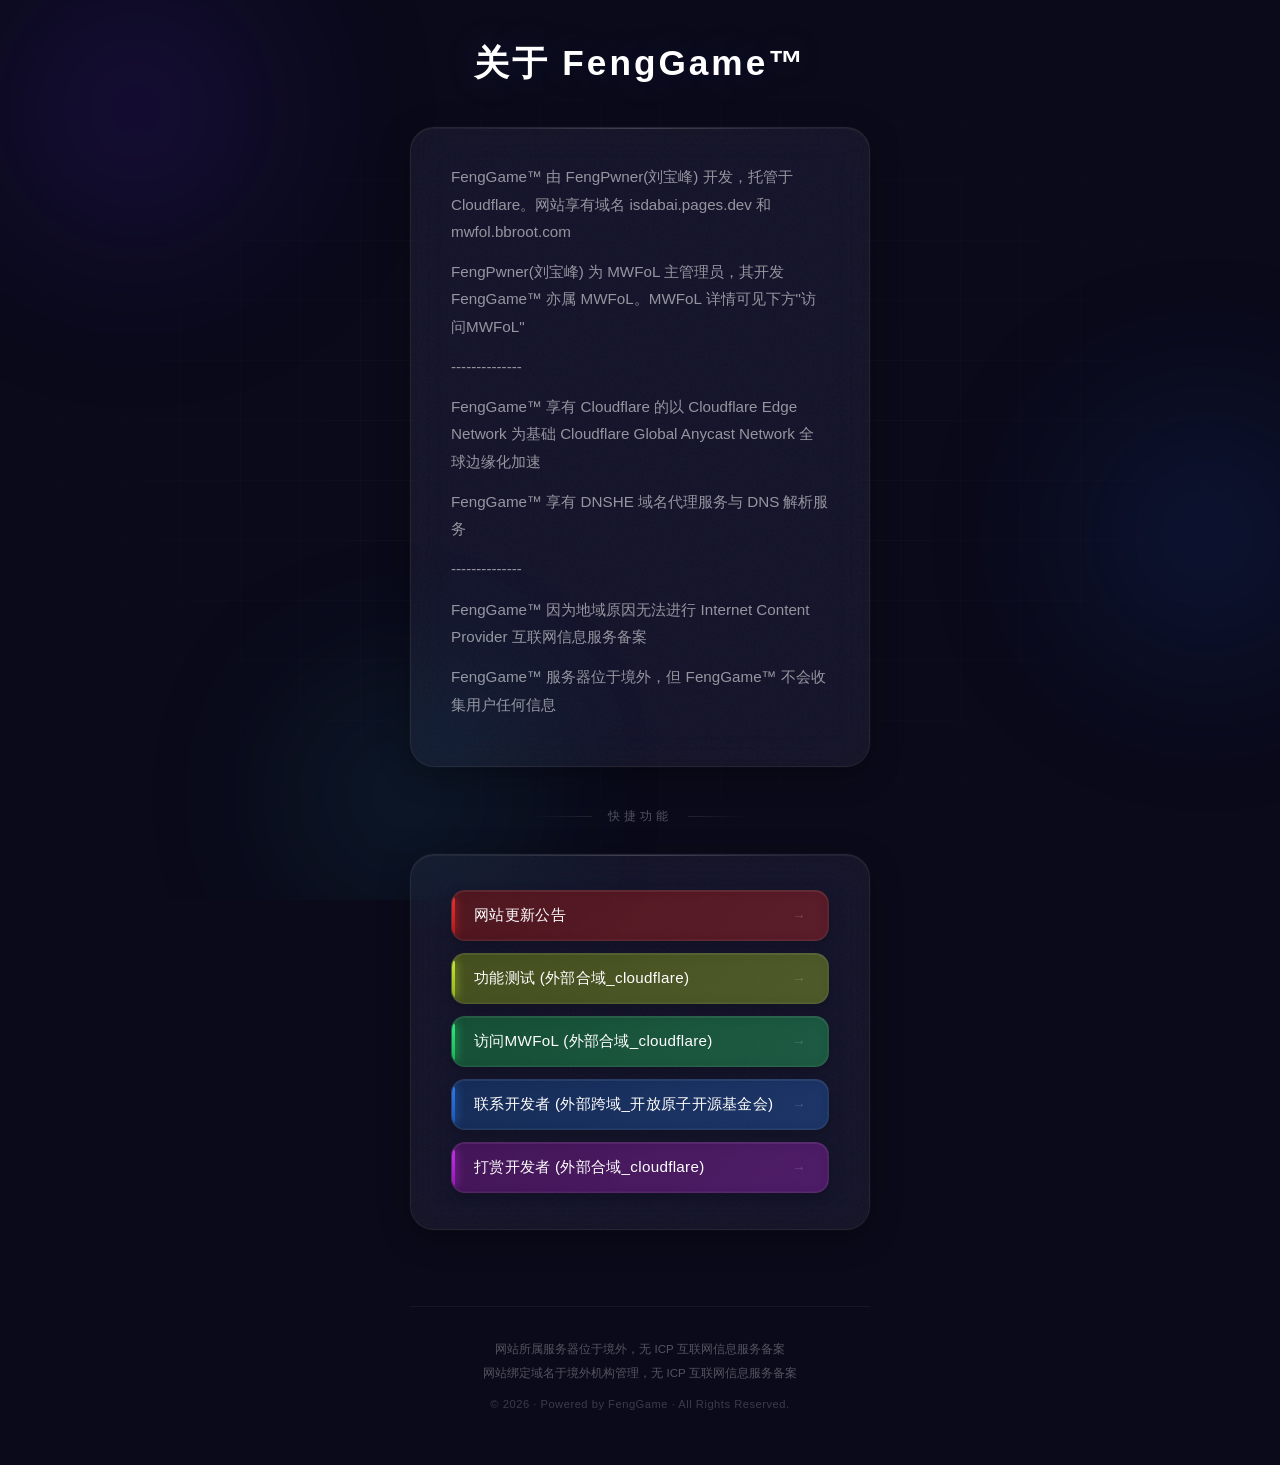
<file: function/about.html>
<!DOCTYPE html>
<html lang="zh-CN">
<head>
    <meta charset="UTF-8">
    <meta name="viewport" content="width=device-width, initial-scale=1.0">
    <title>关于FengGame™</title>
    <style>

        * {
            margin: 0;
            padding: 0;
            box-sizing: border-box;
            user-select: none;        
            -webkit-user-select: none;  
            -moz-user-select: none; 
            -ms-user-select: none;
            -webkit-tap-highlight-color: transparent;
        }

        :root {
            --bg-deep: #0a0a1a;
            --bg-mid: #12122a;
            --card-bg: rgba(255, 255, 255, 0.04);
            --card-border: rgba(255, 255, 255, 0.08);
            --card-glow: rgba(255, 255, 255, 0.03);
            --text-primary: #ffffff;
            --text-secondary: rgba(255, 255, 255, 0.55);
            --text-muted: rgba(255, 255, 255, 0.3);
            --accent-glow: rgba(120, 120, 255, 0.15);
        }

        body {
            font-family: -apple-system, BlinkMacSystemFont, "Segoe UI", Roboto, "Helvetica Neue", Arial, sans-serif;
            background: var(--bg-deep);
            min-height: 100vh;
            display: flex;
            flex-direction: column;
            align-items: center;
            padding: 0 1.5rem 3rem;
            overflow-x: hidden;
            position: relative;
            color: var(--text-primary);
        }

        .bg-orbs {
            position: fixed;
            top: 0; left: 0;
            width: 100%; height: 100%;
            pointer-events: none;
            z-index: 0;
            overflow: hidden;
        }

        .orb {
            position: absolute;
            border-radius: 50%;
            filter: blur(80px);
            opacity: 0.4;
            animation: floatOrb 20s infinite ease-in-out;
        }

        .orb-1 {
            width: 400px; height: 400px;
            background: radial-gradient(circle, #3a1a8a 0%, transparent 70%);
            top: -10%; left: -5%;
            animation-duration: 25s;
        }

        .orb-2 {
            width: 350px; height: 350px;
            background: radial-gradient(circle, #1a3a8a 0%, transparent 70%);
            top: 40%; right: -8%;
            animation-duration: 22s;
            animation-delay: -5s;
        }

        .orb-3 {
            width: 300px; height: 300px;
            background: radial-gradient(circle, #1a5a6a 0%, transparent 70%);
            bottom: -5%; left: 20%;
            animation-duration: 28s;
            animation-delay: -10s;
        }

        @keyframes floatOrb {
            0%, 100% { transform: translate(0, 0) scale(1); }
            25% { transform: translate(30px, -40px) scale(1.05); }
            50% { transform: translate(-20px, 20px) scale(0.95); }
            75% { transform: translate(40px, 30px) scale(1.02); }
        }

        .grid-overlay {
            position: fixed;
            top: 0; left: 0;
            width: 100%; height: 100%;
            pointer-events: none;
            z-index: 0;
            background-image:
                linear-gradient(rgba(255,255,255,0.02) 1px, transparent 1px),
                linear-gradient(90deg, rgba(255,255,255,0.02) 1px, transparent 1px);
            background-size: 60px 60px;
            mask-image: radial-gradient(ellipse at center, black 30%, transparent 80%);
            -webkit-mask-image: radial-gradient(ellipse at center, black 30%, transparent 80%);
        }

        .main-title {
            position: relative;
            z-index: 2;
            font-size: 2.2rem;
            font-weight: 800;
            color: var(--text-primary);
            margin-top: 2.5rem;
            margin-bottom: 2.5rem;
            letter-spacing: 3px;
            text-shadow: 0 0 40px rgba(120, 120, 255, 0.2);
            animation: fadeInDown 1s ease-out;
        }

        .main-title .version-tag {
            font-size: 0.75rem;
            font-weight: 500;
            color: var(--text-muted);
            background: rgba(255,255,255,0.06);
            border: 1px solid rgba(255,255,255,0.1);
            padding: 0.15rem 0.5rem;
            border-radius: 20px;
            letter-spacing: 1px;
            margin-left: 0.3rem;
            align-self: flex-start;
            margin-top: 0.5rem;
        }

        .container {
            position: relative;
            z-index: 2;
            text-align: center;
            padding: 2.2rem 2.5rem;
            background: var(--card-bg);
            backdrop-filter: blur(20px) saturate(150%);
            -webkit-backdrop-filter: blur(20px) saturate(150%);
            border: 1px solid var(--card-border);
            border-radius: 24px;
            box-shadow:
                0 8px 32px rgba(0, 0, 0, 0.3),
                inset 0 1px 0 rgba(255, 255, 255, 0.05),
                0 0 0 1px rgba(255, 255, 255, 0.02);
            max-width: 460px;
            width: 100%;
            margin-bottom: 1.8rem;
            animation: fadeInUp 0.8s ease-out both;
            overflow: hidden;
        }

        .container::before {
            content: '';
            position: absolute;
            top: 0; left: 10%; right: 10%;
            height: 1px;
            background: linear-gradient(90deg, transparent, rgba(255,255,255,0.15), transparent);
        }

        .container::after {
            content: '';
            position: absolute;
            top: 0; left: 0;
            width: 100%; height: 100%;
            background-image: url("data:image/svg+xml,%3Csvg viewBox='0 0 200 200' xmlns='http://www.w3.org/2000/svg'%3E%3Cfilter id='noise'%3E%3CfeTurbulence type='fractalNoise' baseFrequency='0.9' numOctaves='4' stitchTiles='stitch'/%3E%3C/filter%3E%3Crect width='100%25' height='100%25' filter='url(%23noise)' opacity='0.03'/%3E%3C/svg%3E");
            pointer-events: none;
            border-radius: 24px;
        }

        .container:nth-child(2) { animation-delay: 0.1s; }
        .container:nth-child(3) { animation-delay: 0.2s; }
        .container:nth-child(4) { animation-delay: 0.3s; }
        .container:nth-child(5) { animation-delay: 0.4s; }
        .container:nth-child(6) { animation-delay: 0.5s; }
        .container:nth-child(7) { animation-delay: 0.6s; }
        .container:nth-child(8) { animation-delay: 0.7s; }

        .category-label {
            display: inline-flex;
            align-items: center;
            gap: 0.5rem;
            font-size: 0.8rem;
            font-weight: 600;
            color: var(--text-secondary);
            text-transform: uppercase;
            letter-spacing: 4px;
            margin-bottom: 1.5rem;
            position: relative;
            z-index: 1;
        }

        .category-label .label-icon {
            display: inline-flex;
            align-items: center;
            justify-content: center;
            width: 28px; height: 28px;
            border-radius: 8px;
            background: rgba(255,255,255,0.06);
            border: 1px solid rgba(255,255,255,0.08);
            font-size: 0.85rem;
        }

        .category-label::after {
            content: '';
            display: inline-block;
            width: 30px; height: 1px;
            background: linear-gradient(90deg, rgba(255,255,255,0.15), transparent);
            margin-left: 0.3rem;
        }

        .btn-group {
            display: flex;
            flex-direction: column;
            gap: 0.75rem;
            position: relative;
            z-index: 1;
        }

        .nav-btn {
            --hue: 0;
            display: flex;
            align-items: center;
            gap: 0.85rem;
            padding: 14px 22px;
            font-size: 0.95rem;
            font-weight: 500;
            text-decoration: none;
            color: #ffffff;
            border: 1px solid rgba(255, 255, 255, 0.08);
            border-radius: 14px;
            cursor: pointer;
            outline: none;
            transition: all 0.35s cubic-bezier(0.25, 0.46, 0.45, 0.94);
            position: relative;
            overflow: hidden;
            letter-spacing: 0.3px;
            background: linear-gradient(135deg,
                hsla(var(--hue), 75%, 25%, 0.6),
                hsla(var(--hue), 75%, 40%, 0.4)
            );
            box-shadow:
                0 4px 12px rgba(0, 0, 0, 0.2),
                0 0 0 1px rgba(255, 255, 255, 0.03) inset,
                0 1px 0 rgba(255, 255, 255, 0.05) inset;
            backdrop-filter: blur(8px);
            -webkit-backdrop-filter: blur(8px);
        }

        .nav-btn::before {
            content: '';
            position: absolute;
            left: 0; top: 12%; bottom: 12%;
            width: 3px;
            border-radius: 0 3px 3px 0;
            background: linear-gradient(180deg,
                hsl(var(--hue), 80%, 55%),
                hsl(var(--hue), 75%, 40%)
            );
            box-shadow: 0 0 10px hsl(var(--hue), 80%, 55%);
            transition: all 0.35s ease;
        }

        .nav-btn::after {
            content: '';
            position: absolute;
            top: 0; left: -100%;
            width: 100%; height: 100%;
            background: linear-gradient(90deg, transparent, rgba(255, 255, 255, 0.08), transparent);
            transition: left 0.6s ease;
        }

        .nav-btn:hover::after {
            left: 100%;
        }

        .btn-text {
            flex: 1;
            text-align: left;
            position: relative;
            z-index: 1;
        }

        .btn-arrow {
            font-size: 0.85rem;
            color: rgba(255,255,255,0.2);
            transition: all 0.35s ease;
            position: relative;
            z-index: 1;
        }

        .nav-btn:hover {
            transform: translateY(-2px) scale(1.01);
            border-color: rgba(255, 255, 255, 0.15);
            background: linear-gradient(135deg,
                hsla(var(--hue), 75%, 30%, 0.7),
                hsla(var(--hue), 75%, 45%, 0.5)
            );
            box-shadow:
                0 8px 25px hsla(var(--hue), 75%, 25%, 0.3),
                0 0 0 1px rgba(255, 255, 255, 0.06) inset,
                0 1px 0 rgba(255, 255, 255, 0.08) inset;
        }

        .nav-btn:hover::before {
            width: 4px;
            box-shadow: 0 0 15px hsl(var(--hue), 80%, 55%);
        }

        .nav-btn:hover .btn-arrow {
            color: rgba(255, 255, 255, 0.5);
            transform: translateX(3px);
        }

        .nav-btn:active {
            transform: translateY(0) scale(0.99);
            transition: all 0.1s ease;
        }

        .section-divider {
            position: relative;
            z-index: 2;
            text-align: center;
            margin: 0.8rem 0 1.8rem;
            display: flex;
            align-items: center;
            justify-content: center;
            gap: 1rem;
        }

        .section-divider::before,
        .section-divider::after {
            content: '';
            display: block;
            width: 60px; height: 1px;
            background: linear-gradient(90deg, transparent, rgba(255,255,255,0.1));
        }

        .section-divider::after {
            background: linear-gradient(90deg, rgba(255,255,255,0.1), transparent);
        }

        .section-divider span {
            color: var(--text-muted);
            font-size: 0.75rem;
            letter-spacing: 4px;
            text-transform: uppercase;
            font-weight: 500;
        }

        footer {
            position: relative;
            z-index: 2;
            margin-top: 3rem;
            padding-top: 2rem;
            border-top: 1px solid rgba(255, 255, 255, 0.05);
            width: 100%;
            max-width: 460px;
            text-align: center;
        }

        footer p {
            font-size: 0.72rem;
            color: var(--text-muted);
            line-height: 1.8;
            margin-bottom: 0.2rem;
        }

        footer .footer-copy {
            margin-top: 0.6rem;
            font-size: 0.7rem;
            color: rgba(255,255,255,0.2);
            letter-spacing: 0.5px;
        }

        .content-text {
            position: relative;
            z-index: 1;
            color: var(--text-secondary);
            font-size: 0.95rem;
            line-height: 1.8;
            text-align: left;
        }

        .content-text p {
            margin-bottom: 0.8rem;
        }

        .content-text a {
            color: var(--text-secondary);
            text-decoration: underline;
            text-decoration-color: rgba(255,255,255,0.2);
            text-underline-offset: 3px;
        }

        .content-text a:hover {
            color: var(--text-primary);
        }

        .game-title {
            position: relative;
            z-index: 1;
            font-size: 1.3rem;
            font-weight: 700;
            color: var(--text-primary);
            margin-bottom: 1rem;
            letter-spacing: 1px;
        }

        .version-log {
            position: relative;
            z-index: 1;
            color: var(--text-secondary);
            font-size: 0.9rem;
            line-height: 2;
            white-space: pre-wrap;
            font-family: "SF Mono", "Fira Code", "Consolas", monospace;
        }

        @keyframes fadeInDown {
            from { opacity: 0; transform: translateY(-25px); }
            to { opacity: 1; transform: translateY(0); }
        }

        @keyframes fadeInUp {
            from { opacity: 0; transform: translateY(25px); }
            to { opacity: 1; transform: translateY(0); }
        }

        @media (max-width: 520px) {
            .main-title {
                font-size: 1.8rem;
                margin-top: 1.5rem;
                margin-bottom: 2rem;
            }

            .container {
                padding: 1.8rem 1.5rem;
                border-radius: 20px;
            }

            .nav-btn {
                padding: 12px 18px;
                gap: 0.7rem;
            }

            .btn-text {
                font-size: 0.9rem;
            }

            .section-divider::before,
            .section-divider::after {
                width: 40px;
            }
        }

    </style>
</head>
<body>

    <div class="bg-orbs">
        <div class="orb orb-1"></div>
        <div class="orb orb-2"></div>
        <div class="orb orb-3"></div>
    </div>
    <div class="grid-overlay"></div>


    <h1 class="main-title">关于 FengGame™</h1>

    <div class="container">
        <div class="content-text">
            <p>FengGame™ 由 FengPwner(刘宝峰) 开发，托管于 Cloudflare。网站享有域名 isdabai.pages.dev 和 mwfol.bbroot.com</p>
            <p>FengPwner(刘宝峰) 为 MWFoL 主管理员，其开发 FengGame™ 亦属 MWFoL。MWFoL 详情可见下方"访问MWFoL"</p>
            <p>--------------</p>
            <p>FengGame™ 享有 Cloudflare 的以 Cloudflare Edge Network 为基础 Cloudflare Global Anycast Network 全球边缘化加速</p>
            <p>FengGame™ 享有 DNSHE 域名代理服务与 DNS 解析服务</p>
            <p>--------------</p>
            <p>FengGame™ 因为地域原因无法进行 Internet Content Provider 互联网信息服务备案</p>
            <p>FengGame™ 服务器位于境外，但 FengGame™ 不会收集用户任何信息</p>
        </div>
    </div>

    <div class="section-divider">
        <span>快捷功能</span>
    </div>

    <div class="container">
        <div class="btn-group">
            <a href="./Webupdate.html" class="nav-btn">
                <span class="btn-text">网站更新公告</span>
                <span class="btn-arrow">→</span>
            </a>
            <a href="https://mwfol-doc.pages.dev/tool/tool" class="nav-btn">
                <span class="btn-text">功能测试 (外部合域_cloudflare)</span>
                <span class="btn-arrow">→</span>
            </a>
            <a href="https://mwfol.pages.dev/testtool/tool" class="nav-btn">
                <span class="btn-text">访问MWFoL (外部合域_cloudflare)</span>
                <span class="btn-arrow">→</span>
            </a>
            <a href="https://atomgit.com/FengPwner/FengPwner" class="nav-btn">
                <span class="btn-text">联系开发者 (外部跨域_开放原子开源基金会)</span>
                <span class="btn-arrow">→</span>
            </a>
            <a href="https://mwfol-doc.pages.dev/reward/reward" class="nav-btn">
                <span class="btn-text">打赏开发者 (外部合域_cloudflare)</span>
                <span class="btn-arrow">→</span>
            </a>
        </div>
    </div>


    <footer>
        <p>网站所属服务器位于境外，无 ICP 互联网信息服务备案</p>
        <p>网站绑定域名于境外机构管理，无 ICP 互联网信息服务备案</p>
        <p class="footer-copy">&copy; 2026 · Powered by FengGame · All Rights Reserved.</p>
    </footer>


    <script>
        document.addEventListener('DOMContentLoaded', function () {
            const buttons = document.querySelectorAll('.nav-btn');
            const total = buttons.length;
            buttons.forEach(function (btn, i) {
                var hue = Math.round((i * 360) / total);
                btn.style.setProperty('--hue', hue);
            });
        });
    </script>

</body>
</html>
</file>
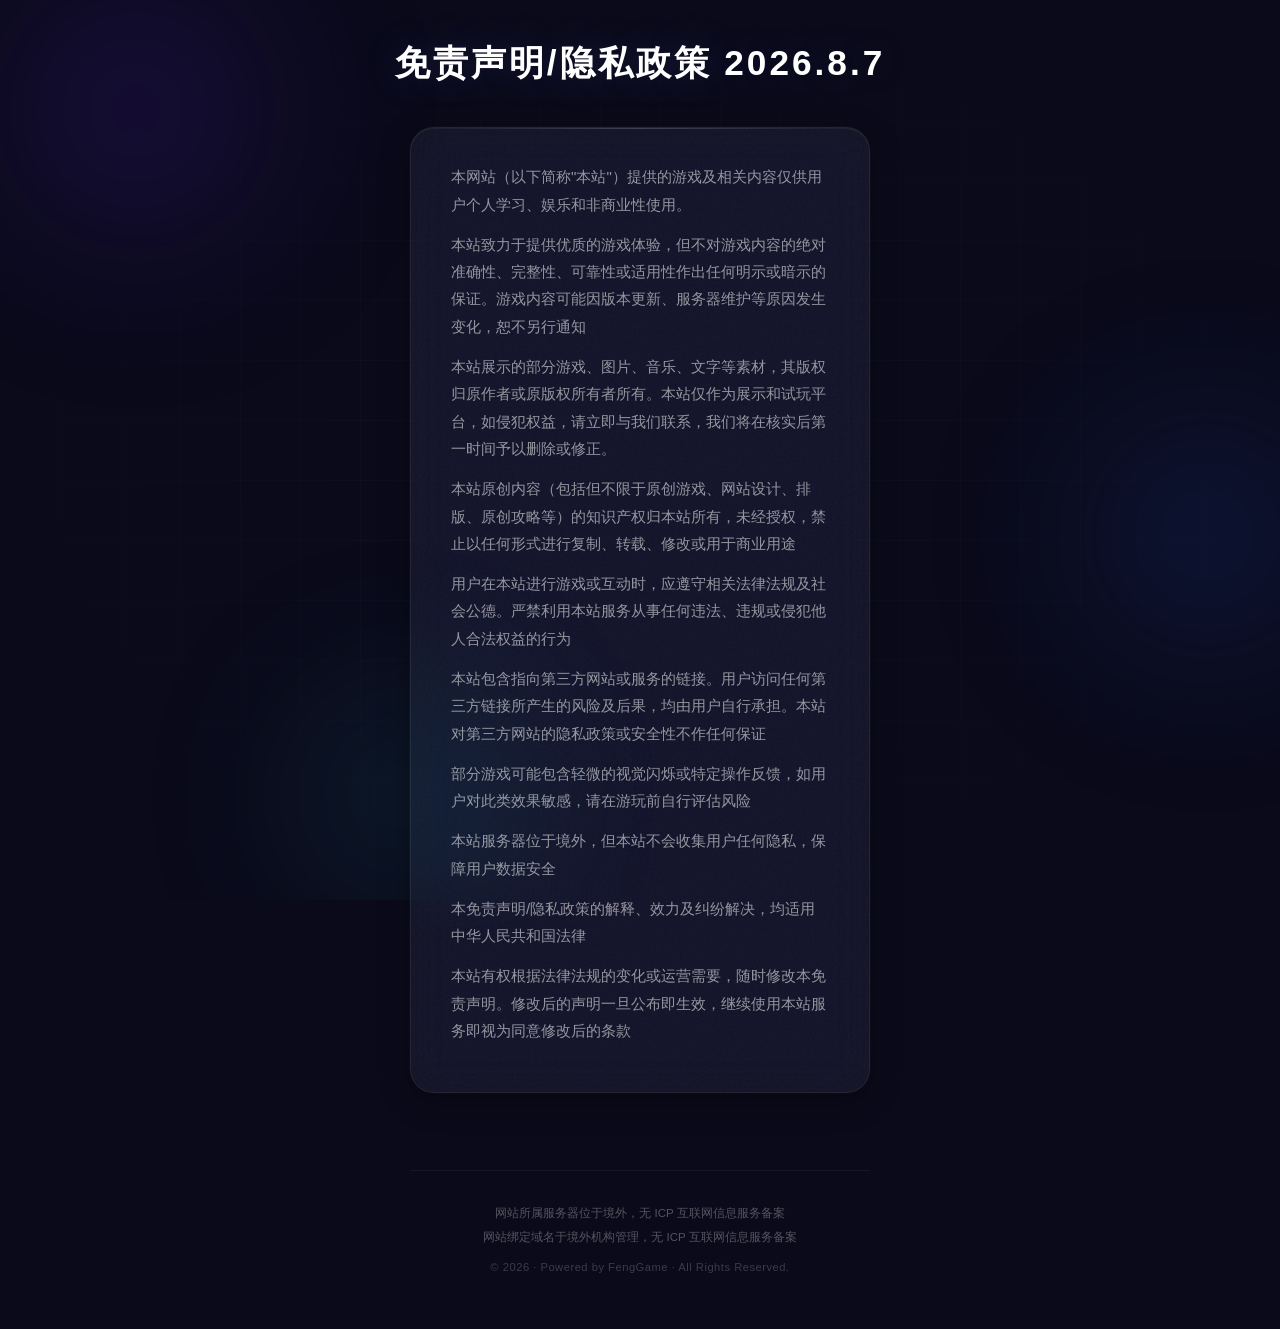
<file: function/Statement.html>
<!DOCTYPE html>
<html lang="zh-CN">
<head>
    <meta charset="UTF-8">
    <meta name="viewport" content="width=device-width, initial-scale=1.0">
    <title>免责声明/隐私政策</title>
    <style>

        * {
            margin: 0;
            padding: 0;
            box-sizing: border-box;
            user-select: none;        
            -webkit-user-select: none;  
            -moz-user-select: none; 
            -ms-user-select: none;
            -webkit-tap-highlight-color: transparent;
        }

        :root {
            --bg-deep: #0a0a1a;
            --bg-mid: #12122a;
            --card-bg: rgba(255, 255, 255, 0.04);
            --card-border: rgba(255, 255, 255, 0.08);
            --card-glow: rgba(255, 255, 255, 0.03);
            --text-primary: #ffffff;
            --text-secondary: rgba(255, 255, 255, 0.55);
            --text-muted: rgba(255, 255, 255, 0.3);
            --accent-glow: rgba(120, 120, 255, 0.15);
        }

        body {
            font-family: -apple-system, BlinkMacSystemFont, "Segoe UI", Roboto, "Helvetica Neue", Arial, sans-serif;
            background: var(--bg-deep);
            min-height: 100vh;
            display: flex;
            flex-direction: column;
            align-items: center;
            padding: 0 1.5rem 3rem;
            overflow-x: hidden;
            position: relative;
            color: var(--text-primary);
        }

        .bg-orbs {
            position: fixed;
            top: 0; left: 0;
            width: 100%; height: 100%;
            pointer-events: none;
            z-index: 0;
            overflow: hidden;
        }

        .orb {
            position: absolute;
            border-radius: 50%;
            filter: blur(80px);
            opacity: 0.4;
            animation: floatOrb 20s infinite ease-in-out;
        }

        .orb-1 {
            width: 400px; height: 400px;
            background: radial-gradient(circle, #3a1a8a 0%, transparent 70%);
            top: -10%; left: -5%;
            animation-duration: 25s;
        }

        .orb-2 {
            width: 350px; height: 350px;
            background: radial-gradient(circle, #1a3a8a 0%, transparent 70%);
            top: 40%; right: -8%;
            animation-duration: 22s;
            animation-delay: -5s;
        }

        .orb-3 {
            width: 300px; height: 300px;
            background: radial-gradient(circle, #1a5a6a 0%, transparent 70%);
            bottom: -5%; left: 20%;
            animation-duration: 28s;
            animation-delay: -10s;
        }

        @keyframes floatOrb {
            0%, 100% { transform: translate(0, 0) scale(1); }
            25% { transform: translate(30px, -40px) scale(1.05); }
            50% { transform: translate(-20px, 20px) scale(0.95); }
            75% { transform: translate(40px, 30px) scale(1.02); }
        }

        .grid-overlay {
            position: fixed;
            top: 0; left: 0;
            width: 100%; height: 100%;
            pointer-events: none;
            z-index: 0;
            background-image:
                linear-gradient(rgba(255,255,255,0.02) 1px, transparent 1px),
                linear-gradient(90deg, rgba(255,255,255,0.02) 1px, transparent 1px);
            background-size: 60px 60px;
            mask-image: radial-gradient(ellipse at center, black 30%, transparent 80%);
            -webkit-mask-image: radial-gradient(ellipse at center, black 30%, transparent 80%);
        }

        .main-title {
            position: relative;
            z-index: 2;
            font-size: 2.2rem;
            font-weight: 800;
            color: var(--text-primary);
            margin-top: 2.5rem;
            margin-bottom: 2.5rem;
            letter-spacing: 3px;
            text-shadow: 0 0 40px rgba(120, 120, 255, 0.2);
            animation: fadeInDown 1s ease-out;
        }

        .main-title .version-tag {
            font-size: 0.75rem;
            font-weight: 500;
            color: var(--text-muted);
            background: rgba(255,255,255,0.06);
            border: 1px solid rgba(255,255,255,0.1);
            padding: 0.15rem 0.5rem;
            border-radius: 20px;
            letter-spacing: 1px;
            margin-left: 0.3rem;
            align-self: flex-start;
            margin-top: 0.5rem;
        }

        .container {
            position: relative;
            z-index: 2;
            text-align: center;
            padding: 2.2rem 2.5rem;
            background: var(--card-bg);
            backdrop-filter: blur(20px) saturate(150%);
            -webkit-backdrop-filter: blur(20px) saturate(150%);
            border: 1px solid var(--card-border);
            border-radius: 24px;
            box-shadow:
                0 8px 32px rgba(0, 0, 0, 0.3),
                inset 0 1px 0 rgba(255, 255, 255, 0.05),
                0 0 0 1px rgba(255, 255, 255, 0.02);
            max-width: 460px;
            width: 100%;
            margin-bottom: 1.8rem;
            animation: fadeInUp 0.8s ease-out both;
            overflow: hidden;
        }

        .container::before {
            content: '';
            position: absolute;
            top: 0; left: 10%; right: 10%;
            height: 1px;
            background: linear-gradient(90deg, transparent, rgba(255,255,255,0.15), transparent);
        }

        .container::after {
            content: '';
            position: absolute;
            top: 0; left: 0;
            width: 100%; height: 100%;
            background-image: url("data:image/svg+xml,%3Csvg viewBox='0 0 200 200' xmlns='http://www.w3.org/2000/svg'%3E%3Cfilter id='noise'%3E%3CfeTurbulence type='fractalNoise' baseFrequency='0.9' numOctaves='4' stitchTiles='stitch'/%3E%3C/filter%3E%3Crect width='100%25' height='100%25' filter='url(%23noise)' opacity='0.03'/%3E%3C/svg%3E");
            pointer-events: none;
            border-radius: 24px;
        }

        .container:nth-child(2) { animation-delay: 0.1s; }
        .container:nth-child(3) { animation-delay: 0.2s; }
        .container:nth-child(4) { animation-delay: 0.3s; }
        .container:nth-child(5) { animation-delay: 0.4s; }
        .container:nth-child(6) { animation-delay: 0.5s; }
        .container:nth-child(7) { animation-delay: 0.6s; }
        .container:nth-child(8) { animation-delay: 0.7s; }

        .category-label {
            display: inline-flex;
            align-items: center;
            gap: 0.5rem;
            font-size: 0.8rem;
            font-weight: 600;
            color: var(--text-secondary);
            text-transform: uppercase;
            letter-spacing: 4px;
            margin-bottom: 1.5rem;
            position: relative;
            z-index: 1;
        }

        .category-label .label-icon {
            display: inline-flex;
            align-items: center;
            justify-content: center;
            width: 28px; height: 28px;
            border-radius: 8px;
            background: rgba(255,255,255,0.06);
            border: 1px solid rgba(255,255,255,0.08);
            font-size: 0.85rem;
        }

        .category-label::after {
            content: '';
            display: inline-block;
            width: 30px; height: 1px;
            background: linear-gradient(90deg, rgba(255,255,255,0.15), transparent);
            margin-left: 0.3rem;
        }

        .btn-group {
            display: flex;
            flex-direction: column;
            gap: 0.75rem;
            position: relative;
            z-index: 1;
        }

        .nav-btn {
            --hue: 0;
            display: flex;
            align-items: center;
            gap: 0.85rem;
            padding: 14px 22px;
            font-size: 0.95rem;
            font-weight: 500;
            text-decoration: none;
            color: #ffffff;
            border: 1px solid rgba(255, 255, 255, 0.08);
            border-radius: 14px;
            cursor: pointer;
            outline: none;
            transition: all 0.35s cubic-bezier(0.25, 0.46, 0.45, 0.94);
            position: relative;
            overflow: hidden;
            letter-spacing: 0.3px;
            background: linear-gradient(135deg,
                hsla(var(--hue), 75%, 25%, 0.6),
                hsla(var(--hue), 75%, 40%, 0.4)
            );
            box-shadow:
                0 4px 12px rgba(0, 0, 0, 0.2),
                0 0 0 1px rgba(255, 255, 255, 0.03) inset,
                0 1px 0 rgba(255, 255, 255, 0.05) inset;
            backdrop-filter: blur(8px);
            -webkit-backdrop-filter: blur(8px);
        }

        .nav-btn::before {
            content: '';
            position: absolute;
            left: 0; top: 12%; bottom: 12%;
            width: 3px;
            border-radius: 0 3px 3px 0;
            background: linear-gradient(180deg,
                hsl(var(--hue), 80%, 55%),
                hsl(var(--hue), 75%, 40%)
            );
            box-shadow: 0 0 10px hsl(var(--hue), 80%, 55%);
            transition: all 0.35s ease;
        }

        .nav-btn::after {
            content: '';
            position: absolute;
            top: 0; left: -100%;
            width: 100%; height: 100%;
            background: linear-gradient(90deg, transparent, rgba(255, 255, 255, 0.08), transparent);
            transition: left 0.6s ease;
        }

        .nav-btn:hover::after {
            left: 100%;
        }

        .btn-text {
            flex: 1;
            text-align: left;
            position: relative;
            z-index: 1;
        }

        .btn-arrow {
            font-size: 0.85rem;
            color: rgba(255,255,255,0.2);
            transition: all 0.35s ease;
            position: relative;
            z-index: 1;
        }

        .nav-btn:hover {
            transform: translateY(-2px) scale(1.01);
            border-color: rgba(255, 255, 255, 0.15);
            background: linear-gradient(135deg,
                hsla(var(--hue), 75%, 30%, 0.7),
                hsla(var(--hue), 75%, 45%, 0.5)
            );
            box-shadow:
                0 8px 25px hsla(var(--hue), 75%, 25%, 0.3),
                0 0 0 1px rgba(255, 255, 255, 0.06) inset,
                0 1px 0 rgba(255, 255, 255, 0.08) inset;
        }

        .nav-btn:hover::before {
            width: 4px;
            box-shadow: 0 0 15px hsl(var(--hue), 80%, 55%);
        }

        .nav-btn:hover .btn-arrow {
            color: rgba(255, 255, 255, 0.5);
            transform: translateX(3px);
        }

        .nav-btn:active {
            transform: translateY(0) scale(0.99);
            transition: all 0.1s ease;
        }

        .section-divider {
            position: relative;
            z-index: 2;
            text-align: center;
            margin: 0.8rem 0 1.8rem;
            display: flex;
            align-items: center;
            justify-content: center;
            gap: 1rem;
        }

        .section-divider::before,
        .section-divider::after {
            content: '';
            display: block;
            width: 60px; height: 1px;
            background: linear-gradient(90deg, transparent, rgba(255,255,255,0.1));
        }

        .section-divider::after {
            background: linear-gradient(90deg, rgba(255,255,255,0.1), transparent);
        }

        .section-divider span {
            color: var(--text-muted);
            font-size: 0.75rem;
            letter-spacing: 4px;
            text-transform: uppercase;
            font-weight: 500;
        }

        footer {
            position: relative;
            z-index: 2;
            margin-top: 3rem;
            padding-top: 2rem;
            border-top: 1px solid rgba(255, 255, 255, 0.05);
            width: 100%;
            max-width: 460px;
            text-align: center;
        }

        footer p {
            font-size: 0.72rem;
            color: var(--text-muted);
            line-height: 1.8;
            margin-bottom: 0.2rem;
        }

        footer .footer-copy {
            margin-top: 0.6rem;
            font-size: 0.7rem;
            color: rgba(255,255,255,0.2);
            letter-spacing: 0.5px;
        }

        .content-text {
            position: relative;
            z-index: 1;
            color: var(--text-secondary);
            font-size: 0.95rem;
            line-height: 1.8;
            text-align: left;
        }

        .content-text p {
            margin-bottom: 0.8rem;
        }

        .content-text a {
            color: var(--text-secondary);
            text-decoration: underline;
            text-decoration-color: rgba(255,255,255,0.2);
            text-underline-offset: 3px;
        }

        .content-text a:hover {
            color: var(--text-primary);
        }

        .game-title {
            position: relative;
            z-index: 1;
            font-size: 1.3rem;
            font-weight: 700;
            color: var(--text-primary);
            margin-bottom: 1rem;
            letter-spacing: 1px;
        }

        .version-log {
            position: relative;
            z-index: 1;
            color: var(--text-secondary);
            font-size: 0.9rem;
            line-height: 2;
            white-space: pre-wrap;
            font-family: "SF Mono", "Fira Code", "Consolas", monospace;
        }

        @keyframes fadeInDown {
            from { opacity: 0; transform: translateY(-25px); }
            to { opacity: 1; transform: translateY(0); }
        }

        @keyframes fadeInUp {
            from { opacity: 0; transform: translateY(25px); }
            to { opacity: 1; transform: translateY(0); }
        }

        @media (max-width: 520px) {
            .main-title {
                font-size: 1.8rem;
                margin-top: 1.5rem;
                margin-bottom: 2rem;
            }

            .container {
                padding: 1.8rem 1.5rem;
                border-radius: 20px;
            }

            .nav-btn {
                padding: 12px 18px;
                gap: 0.7rem;
            }

            .btn-text {
                font-size: 0.9rem;
            }

            .section-divider::before,
            .section-divider::after {
                width: 40px;
            }
        }

    </style>
</head>
<body>

    <div class="bg-orbs">
        <div class="orb orb-1"></div>
        <div class="orb orb-2"></div>
        <div class="orb orb-3"></div>
    </div>
    <div class="grid-overlay"></div>


    <h1 class="main-title">免责声明/隐私政策 2026.8.7</h1>

    <div class="container">
        <div class="content-text">
            <p>本网站（以下简称"本站"）提供的游戏及相关内容仅供用户个人学习、娱乐和非商业性使用。</p>
            <p>本站致力于提供优质的游戏体验，但不对游戏内容的绝对准确性、完整性、可靠性或适用性作出任何明示或暗示的保证。游戏内容可能因版本更新、服务器维护等原因发生变化，恕不另行通知</p>
            <p>本站展示的部分游戏、图片、音乐、文字等素材，其版权归原作者或原版权所有者所有。本站仅作为展示和试玩平台，如侵犯权益，请立即与我们联系，我们将在核实后第一时间予以删除或修正。</p>
            <p>本站原创内容（包括但不限于原创游戏、网站设计、排版、原创攻略等）的知识产权归本站所有，未经授权，禁止以任何形式进行复制、转载、修改或用于商业用途</p>
            <p>用户在本站进行游戏或互动时，应遵守相关法律法规及社会公德。严禁利用本站服务从事任何违法、违规或侵犯他人合法权益的行为</p>
            <p>本站包含指向第三方网站或服务的链接。用户访问任何第三方链接所产生的风险及后果，均由用户自行承担。本站对第三方网站的隐私政策或安全性不作任何保证</p>
            <p>部分游戏可能包含轻微的视觉闪烁或特定操作反馈，如用户对此类效果敏感，请在游玩前自行评估风险</p>
            <p>本站服务器位于境外，但本站不会收集用户任何隐私，保障用户数据安全</p>
            <p>本免责声明/隐私政策的解释、效力及纠纷解决，均适用中华人民共和国法律</p>
            <p>本站有权根据法律法规的变化或运营需要，随时修改本免责声明。修改后的声明一旦公布即生效，继续使用本站服务即视为同意修改后的条款</p>
        </div>
    </div>


    <footer>
        <p>网站所属服务器位于境外，无 ICP 互联网信息服务备案</p>
        <p>网站绑定域名于境外机构管理，无 ICP 互联网信息服务备案</p>
        <p class="footer-copy">&copy; 2026 · Powered by FengGame · All Rights Reserved.</p>
    </footer>

</body>
</html>
</file>
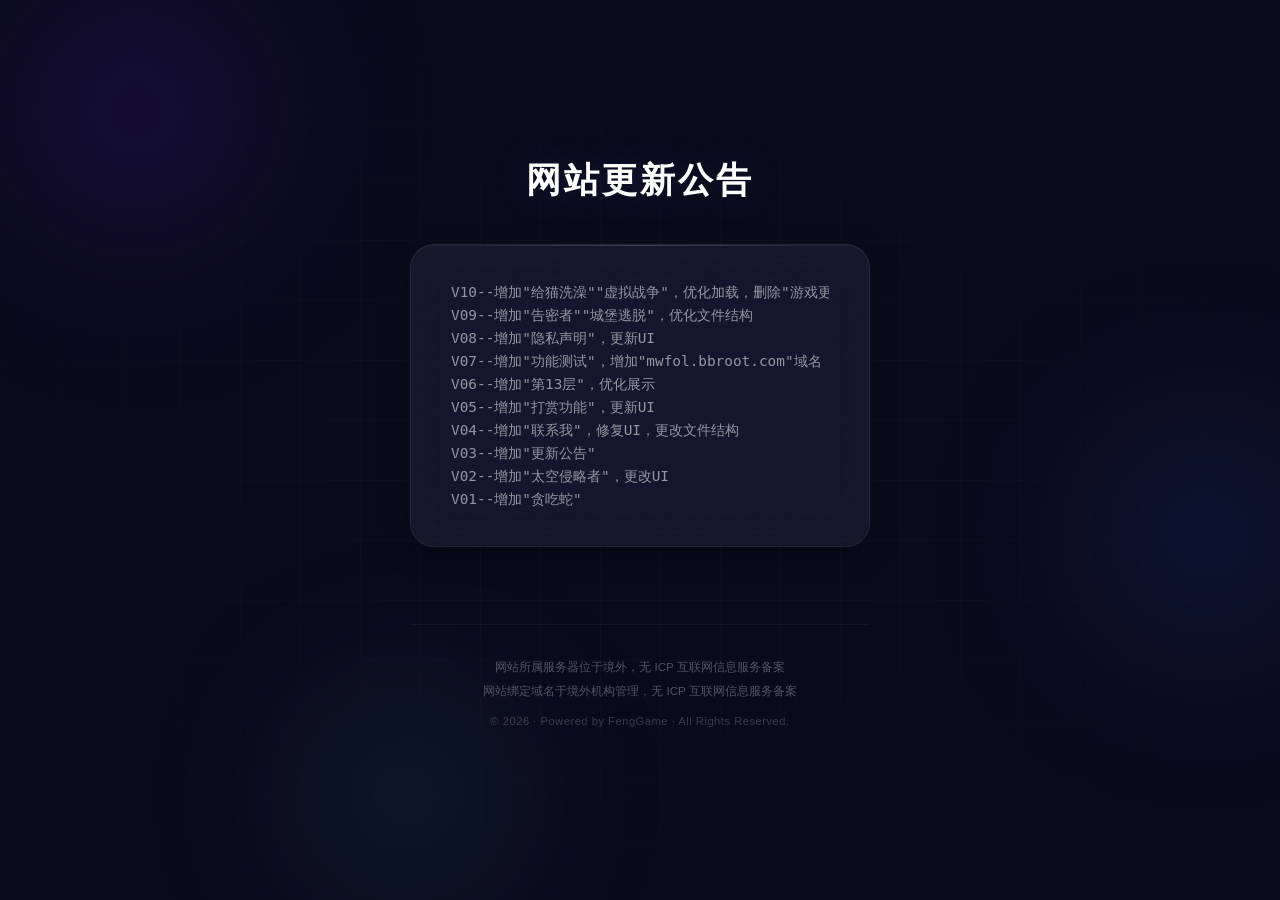
<file: function/Webupdate.html>
<!DOCTYPE html>
<html lang="zh-CN">
<head>
    <meta charset="UTF-8">
    <meta name="viewport" content="width=device-width, initial-scale=1.0">
    <title>网站更新公告</title>
    <style>

        * {
            margin: 0;
            padding: 0;
            box-sizing: border-box;
            user-select: none;        
            -webkit-user-select: none;  
            -moz-user-select: none; 
            -ms-user-select: none;
            -webkit-tap-highlight-color: transparent;
        }

        :root {
            --bg-deep: #0a0a1a;
            --bg-mid: #12122a;
            --card-bg: rgba(255, 255, 255, 0.04);
            --card-border: rgba(255, 255, 255, 0.08);
            --card-glow: rgba(255, 255, 255, 0.03);
            --text-primary: #ffffff;
            --text-secondary: rgba(255, 255, 255, 0.55);
            --text-muted: rgba(255, 255, 255, 0.3);
            --accent-glow: rgba(120, 120, 255, 0.15);
        }

        body {
            font-family: -apple-system, BlinkMacSystemFont, "Segoe UI", Roboto, "Helvetica Neue", Arial, sans-serif;
            background: var(--bg-deep);
            min-height: 100vh;
            display: flex;
            flex-direction: column;
            align-items: center;
            padding: 0 1.5rem 3rem;
            overflow-x: hidden;
            position: relative;
            color: var(--text-primary);
            justify-content: center;
        }

        .bg-orbs {
            position: fixed;
            top: 0; left: 0;
            width: 100%; height: 100%;
            pointer-events: none;
            z-index: 0;
            overflow: hidden;
        }

        .orb {
            position: absolute;
            border-radius: 50%;
            filter: blur(80px);
            opacity: 0.4;
            animation: floatOrb 20s infinite ease-in-out;
        }

        .orb-1 {
            width: 400px; height: 400px;
            background: radial-gradient(circle, #3a1a8a 0%, transparent 70%);
            top: -10%; left: -5%;
            animation-duration: 25s;
        }

        .orb-2 {
            width: 350px; height: 350px;
            background: radial-gradient(circle, #1a3a8a 0%, transparent 70%);
            top: 40%; right: -8%;
            animation-duration: 22s;
            animation-delay: -5s;
        }

        .orb-3 {
            width: 300px; height: 300px;
            background: radial-gradient(circle, #1a5a6a 0%, transparent 70%);
            bottom: -5%; left: 20%;
            animation-duration: 28s;
            animation-delay: -10s;
        }

        @keyframes floatOrb {
            0%, 100% { transform: translate(0, 0) scale(1); }
            25% { transform: translate(30px, -40px) scale(1.05); }
            50% { transform: translate(-20px, 20px) scale(0.95); }
            75% { transform: translate(40px, 30px) scale(1.02); }
        }

        .grid-overlay {
            position: fixed;
            top: 0; left: 0;
            width: 100%; height: 100%;
            pointer-events: none;
            z-index: 0;
            background-image:
                linear-gradient(rgba(255,255,255,0.02) 1px, transparent 1px),
                linear-gradient(90deg, rgba(255,255,255,0.02) 1px, transparent 1px);
            background-size: 60px 60px;
            mask-image: radial-gradient(ellipse at center, black 30%, transparent 80%);
            -webkit-mask-image: radial-gradient(ellipse at center, black 30%, transparent 80%);
        }

        .main-title {
            position: relative;
            z-index: 2;
            font-size: 2.2rem;
            font-weight: 800;
            color: var(--text-primary);
            margin-top: 2.5rem;
            margin-bottom: 2.5rem;
            letter-spacing: 3px;
            text-shadow: 0 0 40px rgba(120, 120, 255, 0.2);
            animation: fadeInDown 1s ease-out;
        }

        .main-title .version-tag {
            font-size: 0.75rem;
            font-weight: 500;
            color: var(--text-muted);
            background: rgba(255,255,255,0.06);
            border: 1px solid rgba(255,255,255,0.1);
            padding: 0.15rem 0.5rem;
            border-radius: 20px;
            letter-spacing: 1px;
            margin-left: 0.3rem;
            align-self: flex-start;
            margin-top: 0.5rem;
        }

        .container {
            position: relative;
            z-index: 2;
            text-align: center;
            padding: 2.2rem 2.5rem;
            background: var(--card-bg);
            backdrop-filter: blur(20px) saturate(150%);
            -webkit-backdrop-filter: blur(20px) saturate(150%);
            border: 1px solid var(--card-border);
            border-radius: 24px;
            box-shadow:
                0 8px 32px rgba(0, 0, 0, 0.3),
                inset 0 1px 0 rgba(255, 255, 255, 0.05),
                0 0 0 1px rgba(255, 255, 255, 0.02);
            max-width: 460px;
            margin: 0 auto;
            width: 100%;
            margin-bottom: 1.8rem;
            animation: fadeInUp 0.8s ease-out both;
            overflow: hidden;
        }

        .container::before {
            content: '';
            position: absolute;
            top: 0; left: 10%; right: 10%;
            height: 1px;
            background: linear-gradient(90deg, transparent, rgba(255,255,255,0.15), transparent);
        }

        .container::after {
            content: '';
            position: absolute;
            top: 0; left: 0;
            width: 100%; height: 100%;
            background-image: url("data:image/svg+xml,%3Csvg viewBox='0 0 200 200' xmlns='http://www.w3.org/2000/svg'%3E%3Cfilter id='noise'%3E%3CfeTurbulence type='fractalNoise' baseFrequency='0.9' numOctaves='4' stitchTiles='stitch'/%3E%3C/filter%3E%3Crect width='100%25' height='100%25' filter='url(%23noise)' opacity='0.03'/%3E%3C/svg%3E");
            pointer-events: none;
            border-radius: 24px;
        }

        .container:nth-child(2) { animation-delay: 0.1s; }
        .container:nth-child(3) { animation-delay: 0.2s; }
        .container:nth-child(4) { animation-delay: 0.3s; }
        .container:nth-child(5) { animation-delay: 0.4s; }
        .container:nth-child(6) { animation-delay: 0.5s; }
        .container:nth-child(7) { animation-delay: 0.6s; }
        .container:nth-child(8) { animation-delay: 0.7s; }

        .category-label {
            display: inline-flex;
            align-items: center;
            gap: 0.5rem;
            font-size: 0.8rem;
            font-weight: 600;
            color: var(--text-secondary);
            text-transform: uppercase;
            letter-spacing: 4px;
            margin-bottom: 1.5rem;
            position: relative;
            z-index: 1;
        }

        .category-label .label-icon {
            display: inline-flex;
            align-items: center;
            justify-content: center;
            width: 28px; height: 28px;
            border-radius: 8px;
            background: rgba(255,255,255,0.06);
            border: 1px solid rgba(255,255,255,0.08);
            font-size: 0.85rem;
        }

        .category-label::after {
            content: '';
            display: inline-block;
            width: 30px; height: 1px;
            background: linear-gradient(90deg, rgba(255,255,255,0.15), transparent);
            margin-left: 0.3rem;
        }

        .btn-group {
            display: flex;
            flex-direction: column;
            gap: 0.75rem;
            position: relative;
            z-index: 1;
        }

        .nav-btn {
            --hue: 0;
            display: flex;
            align-items: center;
            gap: 0.85rem;
            padding: 14px 22px;
            font-size: 0.95rem;
            font-weight: 500;
            text-decoration: none;
            color: #ffffff;
            border: 1px solid rgba(255, 255, 255, 0.08);
            border-radius: 14px;
            cursor: pointer;
            outline: none;
            transition: all 0.35s cubic-bezier(0.25, 0.46, 0.45, 0.94);
            position: relative;
            overflow: hidden;
            letter-spacing: 0.3px;
            background: linear-gradient(135deg,
                hsla(var(--hue), 75%, 25%, 0.6),
                hsla(var(--hue), 75%, 40%, 0.4)
            );
            box-shadow:
                0 4px 12px rgba(0, 0, 0, 0.2),
                0 0 0 1px rgba(255, 255, 255, 0.03) inset,
                0 1px 0 rgba(255, 255, 255, 0.05) inset;
            backdrop-filter: blur(8px);
            -webkit-backdrop-filter: blur(8px);
        }

        .nav-btn::before {
            content: '';
            position: absolute;
            left: 0; top: 12%; bottom: 12%;
            width: 3px;
            border-radius: 0 3px 3px 0;
            background: linear-gradient(180deg,
                hsl(var(--hue), 80%, 55%),
                hsl(var(--hue), 75%, 40%)
            );
            box-shadow: 0 0 10px hsl(var(--hue), 80%, 55%);
            transition: all 0.35s ease;
        }

        .nav-btn::after {
            content: '';
            position: absolute;
            top: 0; left: -100%;
            width: 100%; height: 100%;
            background: linear-gradient(90deg, transparent, rgba(255, 255, 255, 0.08), transparent);
            transition: left 0.6s ease;
        }

        .nav-btn:hover::after {
            left: 100%;
        }

        .btn-text {
            flex: 1;
            text-align: left;
            position: relative;
            z-index: 1;
        }

        .btn-arrow {
            font-size: 0.85rem;
            color: rgba(255,255,255,0.2);
            transition: all 0.35s ease;
            position: relative;
            z-index: 1;
        }

        .nav-btn:hover {
            transform: translateY(-2px) scale(1.01);
            border-color: rgba(255, 255, 255, 0.15);
            background: linear-gradient(135deg,
                hsla(var(--hue), 75%, 30%, 0.7),
                hsla(var(--hue), 75%, 45%, 0.5)
            );
            box-shadow:
                0 8px 25px hsla(var(--hue), 75%, 25%, 0.3),
                0 0 0 1px rgba(255, 255, 255, 0.06) inset,
                0 1px 0 rgba(255, 255, 255, 0.08) inset;
        }

        .nav-btn:hover::before {
            width: 4px;
            box-shadow: 0 0 15px hsl(var(--hue), 80%, 55%);
        }

        .nav-btn:hover .btn-arrow {
            color: rgba(255, 255, 255, 0.5);
            transform: translateX(3px);
        }

        .nav-btn:active {
            transform: translateY(0) scale(0.99);
            transition: all 0.1s ease;
        }

        .section-divider {
            position: relative;
            z-index: 2;
            text-align: center;
            margin: 0.8rem 0 1.8rem;
            display: flex;
            align-items: center;
            justify-content: center;
            gap: 1rem;
        }

        .section-divider::before,
        .section-divider::after {
            content: '';
            display: block;
            width: 60px; height: 1px;
            background: linear-gradient(90deg, transparent, rgba(255,255,255,0.1));
        }

        .section-divider::after {
            background: linear-gradient(90deg, rgba(255,255,255,0.1), transparent);
        }

        .section-divider span {
            color: var(--text-muted);
            font-size: 0.75rem;
            letter-spacing: 4px;
            text-transform: uppercase;
            font-weight: 500;
        }

        footer {
            position: relative;
            z-index: 2;
            margin-top: 3rem;
            padding-top: 2rem;
            border-top: 1px solid rgba(255, 255, 255, 0.05);
            width: 100%;
            max-width: 460px;
            text-align: center;
        }

        footer p {
            font-size: 0.72rem;
            color: var(--text-muted);
            line-height: 1.8;
            margin-bottom: 0.2rem;
        }

        footer .footer-copy {
            margin-top: 0.6rem;
            font-size: 0.7rem;
            color: rgba(255,255,255,0.2);
            letter-spacing: 0.5px;
        }

        .content-text {
            position: relative;
            z-index: 1;
            color: var(--text-secondary);
            font-size: 0.95rem;
            line-height: 1.8;
            text-align: left;
        }

        .content-text p {
            margin-bottom: 0.8rem;
        }

        .content-text a {
            color: var(--text-secondary);
            text-decoration: underline;
            text-decoration-color: rgba(255,255,255,0.2);
            text-underline-offset: 3px;
        }

        .content-text a:hover {
            color: var(--text-primary);
        }

        .game-title {
            position: relative;
            z-index: 1;
            font-size: 1.3rem;
            font-weight: 700;
            color: var(--text-primary);
            margin-bottom: 1rem;
            letter-spacing: 1px;
        }
        
        .version-log {
            position: relative;
            z-index: 1;
            color: var(--text-secondary);
            font-size: 0.9rem;
            line-height: 1.6; 
            white-space: nowrap; 
            overflow-x: auto;
            font-family: "SF Mono", "Fira Code", "Consolas", monospace;
            text-align: left; 
        }


   

        @keyframes fadeInDown {
            from { opacity: 0; transform: translateY(-25px); }
            to { opacity: 1; transform: translateY(0); }
        }

        @keyframes fadeInUp {
            from { opacity: 0; transform: translateY(25px); }
            to { opacity: 1; transform: translateY(0); }
        }

        @media (max-width: 520px) {
            .main-title {
                font-size: 1.8rem;
                margin-top: 1.5rem;
                margin-bottom: 2rem;
            }

            .container {
                padding: 1.8rem 1.5rem;
                border-radius: 20px;
            }

            .nav-btn {
                padding: 12px 18px;
                gap: 0.7rem;
            }

            .btn-text {
                font-size: 0.9rem;
            }

            .section-divider::before,
            .section-divider::after {
                width: 40px;
            }
        }

    </style>
</head>
<body>

    <div class="bg-orbs">
        <div class="orb orb-1"></div>
        <div class="orb orb-2"></div>
        <div class="orb orb-3"></div>
    </div>
    <div class="grid-overlay"></div>


    <h1 class="main-title">网站更新公告</h1>

    <div class="container">
        <div class="version-log">
V10--增加"给猫洗澡""虚拟战争"，优化加载，删除"游戏更新公告""游戏教程"，更新UI<br>
V09--增加"告密者""城堡逃脱"，优化文件结构<br>
V08--增加"隐私声明"，更新UI<br>
V07--增加"功能测试"，增加"mwfol.bbroot.com"域名<br>
V06--增加"第13层"，优化展示<br>
V05--增加"打赏功能"，更新UI<br>
V04--增加"联系我"，修复UI，更改文件结构<br>
V03--增加"更新公告"<br>
V02--增加"太空侵略者"，更改UI<br>
V01--增加"贪吃蛇"<br>
</div>
    </div>


    <footer>
        <p>网站所属服务器位于境外，无 ICP 互联网信息服务备案</p>
        <p>网站绑定域名于境外机构管理，无 ICP 互联网信息服务备案</p>
        <p class="footer-copy">&copy; 2026 · Powered by FengGame · All Rights Reserved.</p>
    </footer>

</body>
</html>
</file>
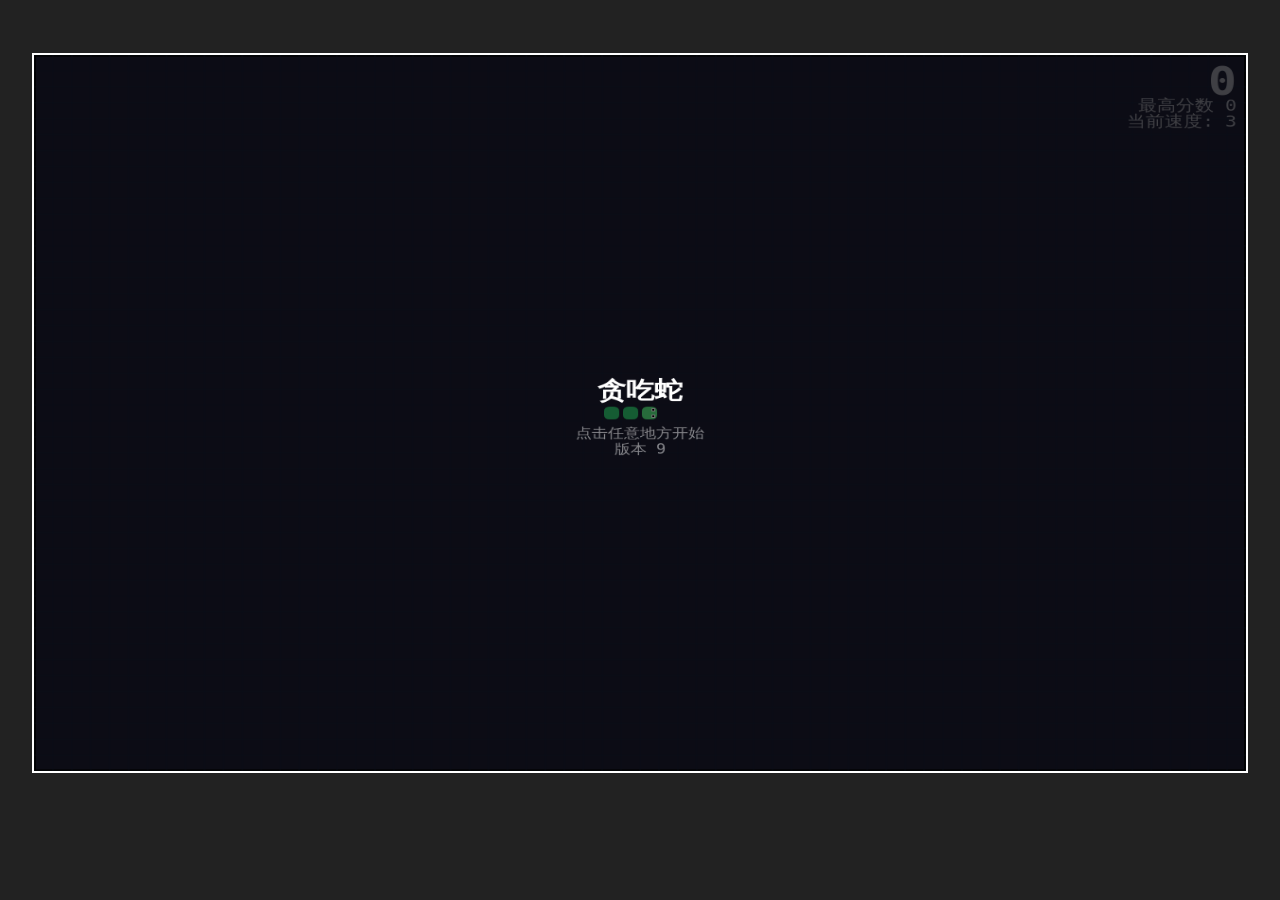
<file: GsG/gsg.html>
<!DOCTYPE html>
<html lang="en">
<head>
  <meta charset="UTF-8">
  <meta name="viewport" content="width=device-width, initial-scale=1">
  <title>贪吃蛇(Snake Game)</title>
  <link rel="stylesheet" href="style.css">
</head>
<body style="display: flex; flex-direction: column; align-items: center; justify-content: center; min-height: 100vh; margin: 0;">


<canvas id="canvas"></canvas>

<div style="width: 100%; text-align: center; margin-top: 15px;">
    <button id="pauseBtn" class="hidden" onclick="togglePause()">
        暂停(3/3)
    </button>
</div>


<script src="readme.js"></script>
<script src="render.js"></script>
<script src="input.js"></script>
<script src="game.js"></script>
</body>
</html>
</file>
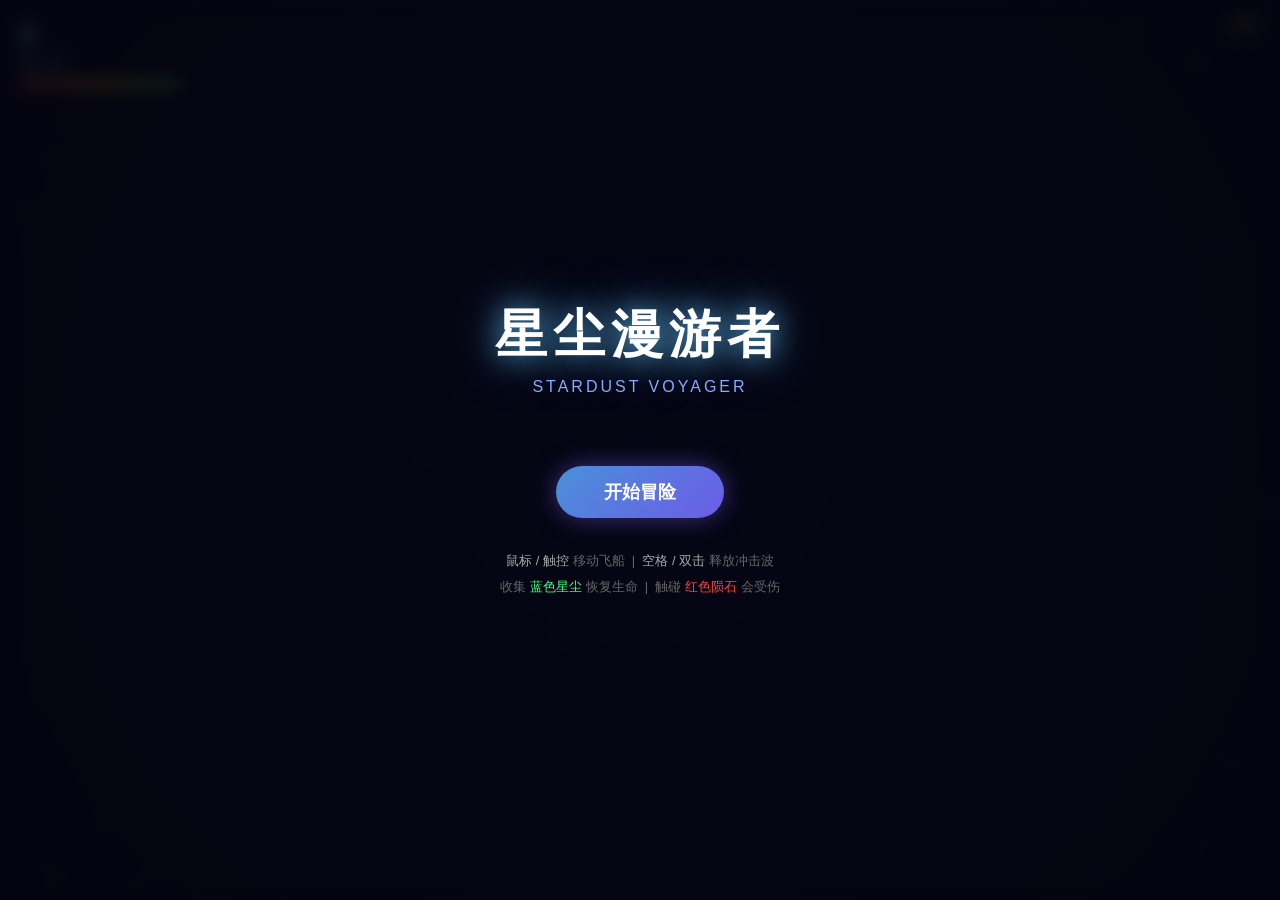
<file: SV/星尘漫游者.html>
<!DOCTYPE html>
<html lang="zh-CN">
<head>
<meta charset="UTF-8">
<meta name="viewport" content="width=device-width, initial-scale=1.0">
<title>星尘漫游者(Stardust Voyager)</title>
<style>
* { margin: 0; padding: 0; box-sizing: border-box; }
body {
  background: #050510;
  overflow: hidden;
  font-family: 'Segoe UI', 'PingFang SC', 'Microsoft YaHei', sans-serif;
  user-select: none;
  -webkit-user-select: none;
}
canvas { display: block; }


#ui-layer {
  position: absolute; top: 0; left: 0; width: 100%; height: 100%;
  pointer-events: none; z-index: 10;
}
#hud {
  position: absolute; top: 20px; left: 20px; right: 20px;
  display: flex; justify-content: space-between; align-items: flex-start;
  color: #fff; font-size: 16px; text-shadow: 0 0 10px rgba(100,200,255,0.8);
}
#score-display { font-size: 28px; font-weight: bold; color: #7df; }
#level-display { font-size: 14px; color: #aaa; margin-top: 4px; }
#hp-bar-container {
  width: 160px; height: 8px; background: rgba(255,255,255,0.1);
  border-radius: 4px; overflow: hidden; margin-top: 6px;
}
#hp-bar {
  width: 100%; height: 100%; background: linear-gradient(90deg, #f44, #fa0, #4f4);
  border-radius: 4px; transition: width 0.3s;
}
#combo-display {
  position: absolute; top: 50%; right: 30px; transform: translateY(-50%);
  font-size: 48px; font-weight: bold; color: #fa0;
  text-shadow: 0 0 20px rgba(255,170,0,0.6);
  opacity: 0; transition: opacity 0.3s;
}
#combo-display.active { opacity: 1; }
#combo-label {
  font-size: 14px; color: #fa0; text-align: right; margin-top: -4px;
}


#overlay {
  position: absolute; top: 0; left: 0; width: 100%; height: 100%;
  background: rgba(5,5,16,0.85); backdrop-filter: blur(8px);
  display: flex; flex-direction: column; justify-content: center; align-items: center;
  pointer-events: auto; z-index: 20;
}
#overlay.hidden { display: none; }
#overlay h1 {
  font-size: 52px; color: #fff; margin-bottom: 8px;
  text-shadow: 0 0 30px rgba(100,200,255,0.8), 0 0 60px rgba(100,200,255,0.4);
  letter-spacing: 6px;
}
#overlay .subtitle {
  font-size: 16px; color: #8af; margin-bottom: 40px; letter-spacing: 3px;
}
#overlay .final-score {
  font-size: 22px; color: #fa0; margin-bottom: 30px;
  text-shadow: 0 0 15px rgba(255,170,0,0.6);
}
#overlay .btn {
  padding: 14px 48px; font-size: 18px; font-weight: bold;
  background: linear-gradient(135deg, #4a90d9, #6c5ce7);
  color: #fff; border: none; border-radius: 50px; cursor: pointer;
  box-shadow: 0 0 25px rgba(108,92,231,0.5);
  transition: transform 0.15s, box-shadow 0.15s;
  pointer-events: auto;
}
#overlay .btn:hover { transform: scale(1.05); box-shadow: 0 0 35px rgba(108,92,231,0.8); }
#overlay .btn:active { transform: scale(0.97); }
#overlay .controls {
  margin-top: 30px; font-size: 13px; color: #666; line-height: 2;
  text-align: center;
}
#overlay .controls span { color: #aaa; }


.float-text {
  position: absolute; color: #fa0; font-weight: bold; font-size: 18px;
  pointer-events: none; animation: floatUp 1s ease-out forwards;
  text-shadow: 0 0 8px rgba(255,170,0,0.7);
}
@keyframes floatUp {
  0% { opacity: 1; transform: translateY(0) scale(1); }
  100% { opacity: 0; transform: translateY(-60px) scale(1.5); }
}
</style>
</head>
<body>

<canvas id="gameCanvas"></canvas>

<div id="ui-layer">
  <div id="hud">
    <div>
      <div id="score-display">0</div>
      <div id="level-display">第 1 层</div>
      <div id="hp-bar-container"><div id="hp-bar"></div></div>
    </div>
    <div style="text-align:right;">
      <div id="combo-display">0</div>
      <div id="combo-label">连击</div>
    </div>
  </div>
</div>

<div id="overlay">
  <h1>星尘漫游者</h1>
  <div class="subtitle">STARDUST VOYAGER</div>
  <div class="final-score hidden" id="finalScore"></div>
  <button class="btn" id="startBtn">开始冒险</button>
  <div class="controls">
    <span>鼠标 / 触控</span> 移动飞船 &nbsp;|&nbsp; <span>空格 / 双击</span> 释放冲击波<br>
    收集 <span style="color:#4f8;">蓝色星尘</span> 恢复生命 &nbsp;|&nbsp; 触碰 <span style="color:#f44;">红色陨石</span> 会受伤
  </div>
</div>

<script>
// ============ 游戏核心 ============
const canvas = document.getElementById('gameCanvas');
const ctx = canvas.getContext('2d');
const scoreEl = document.getElementById('score-display');
const levelEl = document.getElementById('level-display');
const hpBar = document.getElementById('hp-bar');
const comboEl = document.getElementById('combo-display');
const comboLabel = document.getElementById('combo-label');
const overlay = document.getElementById('overlay');
const overlayTitle = overlay.querySelector('h1');
const overlaySubtitle = overlay.querySelector('.subtitle');
const finalScoreEl = document.getElementById('finalScore');
const startBtn = document.getElementById('startBtn');

let W, H;
function resize() {
  W = canvas.width = window.innerWidth;
  H = canvas.height = window.innerHeight;
}
resize();
window.addEventListener('resize', resize);

// --- 工具函数 ---
function rand(a, b) { return Math.random() * (b - a) + a; }
function dist(a, b) { return Math.hypot(a.x - b.x, a.y - b.y); }
function lerp(a, b, t) { return a + (b - a) * t; }
function hsl(h, s, l, a=1) { return `hsla(${h},${s}%,${l}%,${a})`; }

// --- 游戏状态 ---
let state = 'menu'; // menu | playing | gameover
let score = 0;
let level = 1;
let hp = 100;
let combo = 0;
let comboTimer = 0;
let shake = 0;
let frameCount = 0;

// --- 玩家 ---
const player = {
  x: 0, y: 0, r: 14,
  targetX: 0, targetY: 0,
  trail: [],
  dashCooldown: 0,
  invincible: 0
};

// --- 实体数组 ---
let stars = [];
let particles = [];
let enemies = [];
let collectibles = [];
let shockwaves = [];
let floatingTexts = [];

// --- 星空背景 ---
function initStars() {
  stars = [];
  for (let i = 0; i < 200; i++) {
    stars.push({
      x: rand(0, W), y: rand(0, H),
      r: rand(0.5, 2), speed: rand(0.2, 1.5),
      brightness: rand(0.3, 1),
      hue: rand(180, 260)
    });
  }
}
initStars();

// --- 输入处理 ---
let mouseX = W/2, mouseY = H/2;
let mouseDown = false;

canvas.addEventListener('mousemove', e => { mouseX = e.clientX; mouseY = e.clientY; });
canvas.addEventListener('touchmove', e => {
  e.preventDefault();
  mouseX = e.touches[0].clientX;
  mouseY = e.touches[0].clientY;
}, { passive: false });
canvas.addEventListener('mousedown', () => { mouseDown = true; });
canvas.addEventListener('mouseup', () => { mouseDown = false; });
canvas.addEventListener('touchstart', e => {
  mouseX = e.touches[0].clientX;
  mouseY = e.touches[0].clientY;
  mouseDown = true;
  if (state === 'playing') shootShockwave();
}, { passive: false });
canvas.addEventListener('touchend', () => { mouseDown = false; });
canvas.addEventListener('keydown', e => {
  if (e.code === 'Space' && state === 'playing') {
    e.preventDefault();
    shootShockwave();
  }
});

// --- 冲击波 ---
function shootShockwave() {
  if (player.dashCooldown > 0) return;
  player.dashCooldown = 60;
  shockwaves.push({
    x: player.x, y: player.y,
    r: 10, maxR: 180, speed: 8,
    alpha: 1
  });
  // 冲击波特效粒子
  for (let i = 0; i < 20; i++) {
    const angle = rand(0, Math.PI * 2);
    particles.push({
      x: player.x, y: player.y,
      vx: Math.cos(angle) * rand(2, 6),
      vy: Math.sin(angle) * rand(2, 6),
      life: rand(20, 40), maxLife: 40,
      r: rand(2, 5), hue: 200, type: 'spark'
    });
  }
}

// --- 生成敌人 ---
function spawnEnemy() {
  const types = ['asteroid', 'chaser', 'splitter'];
  const weights = [0.5, 0.3, 0.2];
  let r = Math.random(), cum = 0, type = 'asteroid';
  for (let i = 0; i < types.length; i++) {
    cum += weights[i];
    if (r < cum) { type = types[i]; break; }
  }

  const side = Math.floor(rand(0, 4)); // 0=top,1=right,2=bottom,3=left
  let x, y;
  if (side === 0) { x = rand(0, W); y = -30; }
  else if (side === 1) { x = W + 30; y = rand(0, H); }
  else if (side === 2) { x = rand(0, W); y = H + 30; }
  else { x = -30; y = rand(0, H); }

  const speedMult = 1 + level * 0.08;

  if (type === 'asteroid') {
    const r = rand(12, 28);
    enemies.push({
      x, y, r, type,
      vx: rand(-2, 2) * speedMult,
      vy: rand(-2, 2) * speedMult,
      hp: Math.ceil(r / 10),
      hue: rand(0, 30),
      rot: rand(0, Math.PI * 2),
      rotSpeed: rand(-0.03, 0.03)
    });
  } else if (type === 'chaser') {
    const r = rand(8, 16);
    enemies.push({
      x, y, r, type,
      speed: rand(2, 4) * speedMult,
      hp: 1,
      hue: rand(340, 370) % 360,
      pulse: 0
    });
  } else if (type === 'splitter') {
    const r = rand(20, 35);
    enemies.push({
      x, y, r, type,
      vx: rand(-1.5, 1.5) * speedMult,
      vy: rand(-1.5, 1.5) * speedMult,
      hp: 3,
      hue: rand(260, 300),
      rot: 0, rotSpeed: 0.02
    });
  }
}

// --- 生成收集品 ---
function spawnCollectible() {
  collectibles.push({
    x: rand(50, W - 50), y: rand(50, H - 50),
    r: 8, pulse: rand(0, Math.PI * 2),
    type: Math.random() < 0.3 ? 'big' : 'normal'
  });
}

// --- 爆炸粒子 ---
function explode(x, y, count, hue, speed = 5) {
  for (let i = 0; i < count; i++) {
    const angle = rand(0, Math.PI * 2);
    const vel = rand(1, speed);
    particles.push({
      x, y,
      vx: Math.cos(angle) * vel,
      vy: Math.sin(angle) * vel,
      life: rand(30, 60), maxLife: 60,
      r: rand(1.5, 5), hue: hue + rand(-20, 20),
      type: 'circle'
    });
  }
}

// --- 浮动文字 ---
function showFloatText(x, y, text, color = '#fa0') {
  const el = document.createElement('div');
  el.className = 'float-text';
  el.textContent = text;
  el.style.left = x + 'px';
  el.style.top = y + 'px';
  el.style.color = color;
  document.body.appendChild(el);
  setTimeout(() => el.remove(), 1000);
}

// --- 碰撞检测 ---
function circleCollide(a, b) {
  return dist(a, b) < a.r + b.r;
}

// --- 游戏初始化 ---
function initGame() {
  score = 0; level = 1; hp = 100; combo = 0; comboTimer = 0;
  player.x = W / 2; player.y = H / 2;
  player.targetX = W / 2; player.targetY = H / 2;
  player.trail = []; player.dashCooldown = 0; player.invincible = 0;
  enemies = []; collectibles = []; particles = []; shockwaves = [];
  frameCount = 0;
  scoreEl.textContent = '0';
  levelEl.textContent = '第 1 层';
  hpBar.style.width = '100%';
  comboEl.classList.remove('active');
  initStars();
  // 初始收集品
  for (let i = 0; i < 5; i++) spawnCollectible();
}

// --- 游戏结束 ---
function gameOver() {
  state = 'gameover';
  overlayTitle.textContent = '星尘消散';
  overlaySubtitle.textContent = 'STARDUST FADED';
  finalScoreEl.textContent = `最终得分: ${score}`;
  finalScoreEl.classList.remove('hidden');
  startBtn.textContent = '重新开始';
  overlay.classList.remove('hidden');
  explode(player.x, player.y, 80, 200, 8);
  shake = 20;
}

// --- 主循环 ---
function update() {
  if (state !== 'playing') return;
  frameCount++;

  // 难度递增
  if (frameCount % 600 === 0) {
    level++;
    levelEl.textContent = `第 ${level} 层`;
    showFloatText(W/2 - 40, H/2, `第 ${level} 层`, '#7df');
  }

  // 玩家移动 (平滑跟随)
  player.targetX = mouseX;
  player.targetY = mouseY;
  player.x = lerp(player.x, player.targetX, 0.12);
  player.y = lerp(player.y, player.targetY, 0.12);

  // 玩家拖尾
  player.trail.unshift({ x: player.x, y: player.y, r: player.r });
  if (player.trail.length > 15) player.trail.pop();

  // 冷却
  if (player.dashCooldown > 0) player.dashCooldown--;
  if (player.invincible > 0) player.invincible--;

  // 连击计时
  if (comboTimer > 0) {
    comboTimer--;
    if (comboTimer <= 0) { combo = 0; comboEl.classList.remove('active'); }
  }

  // 生成敌人
  const spawnRate = Math.max(20, 60 - level * 3);
  if (frameCount % spawnRate === 0) spawnEnemy();

  // 生成收集品
  if (collectibles.length < 3 + Math.floor(level / 3)) {
    if (frameCount % 120 === 0) spawnCollectible();
  }

  // --- 更新敌人 ---
  for (let i = enemies.length - 1; i >= 0; i--) {
    const e = enemies[i];

    if (e.type === 'chaser') {
      const angle = Math.atan2(player.y - e.y, player.x - e.x);
      e.vx = lerp(e.vx || 0, Math.cos(angle) * e.speed, 0.05);
      e.vy = lerp(e.vy || 0, Math.sin(angle) * e.speed, 0.05);
      e.x += e.vx;
      e.y += e.vy;
      e.pulse += 0.1;
    } else {
      e.x += e.vx || 0;
      e.y += e.vy || 0;
      e.rot += e.rotSpeed || 0;
    }

    // 超出屏幕移除
    if (e.x < -100 || e.x > W + 100 || e.y < -100 || e.y > H + 100) {
      enemies.splice(i, 1); continue;
    }

    // 与玩家碰撞
    if (circleCollide(player, e) && player.invincible <= 0) {
      const dmg = e.type === 'asteroid' ? 15 : e.type === 'chaser' ? 10 : 20;
      hp -= dmg;
      combo = 0; comboTimer = 0;
      comboEl.classList.remove('active');
      player.invincible = 30;
      shake = 10;
      explode(player.x, player.y, 15, 0, 4);
      enemies.splice(i, 1);
      hpBar.style.width = Math.max(0, hp) + '%';
      if (hp <= 0) { gameOver(); return; }
      continue;
    }

    // 与冲击波碰撞
    for (const sw of shockwaves) {
      if (circleCollide(sw, e) && sw.r < sw.maxR * 0.5) {
        e.hp--;
        if (e.hp <= 0) {
          // 击杀
          combo++; comboTimer = 120;
          if (combo >= 3) comboEl.classList.add('active');
          comboEl.textContent = combo;
          const pts = 10 * combo;
          score += pts;
          scoreEl.textContent = score;
          showFloatText(e.x, e.y, `+${pts}`);
          explode(e.x, e.y, 20, e.hue, 5);

          // 分裂敌人
          if (e.type === 'splitter') {
            for (let j = 0; j < 3; j++) {
              const angle = (Math.PI * 2 / 3) * j;
              enemies.push({
                x: e.x, y: e.y, r: 10, type: 'asteroid',
                vx: Math.cos(angle) * 3, vy: Math.sin(angle) * 3,
                hp: 1, hue: e.hue, rot: 0, rotSpeed: 0.03
              });
            }
          }
          enemies.splice(i, 1);
        } else {
          explode(e.x, e.y, 8, e.hue, 3);
        }
      }
    }
  }

  // --- 更新收集品 ---
  for (let i = collectibles.length - 1; i >= 0; i--) {
    const c = collectibles[i];
    c.pulse += 0.05;
    if (circleCollide(player, c)) {
      if (c.type === 'big') {
        hp = Math.min(100, hp + 30);
        hpBar.style.width = hp + '%';
        showFloatText(c.x, c.y, '+30 HP', '#4f8');
        score += 25;
      } else {
        score += 5;
        showFloatText(c.x, c.y, '+5', '#4af');
      }
      scoreEl.textContent = score;
      explode(c.x, c.y, 12, 180, 3);
      collectibles.splice(i, 1);
    }
  }

  // --- 更新冲击波 ---
  for (let i = shockwaves.length - 1; i >= 0; i--) {
    const sw = shockwaves[i];
    sw.r += sw.speed;
    sw.alpha = 1 - sw.r / sw.maxR;
    if (sw.r >= sw.maxR) shockwaves.splice(i, 1);
  }

  // --- 更新粒子 ---
  for (let i = particles.length - 1; i >= 0; i--) {
    const p = particles[i];
    p.x += p.vx;
    p.y += p.vy;
    p.vx *= 0.97;
    p.vy *= 0.97;
    p.life--;
    if (p.life <= 0) particles.splice(i, 1);
  }

  // --- 更新星空 ---
  for (const s of stars) {
    s.y += s.speed;
    if (s.y > H) { s.y = 0; s.x = rand(0, W); }
    s.brightness = 0.3 + Math.sin(frameCount * 0.02 + s.x) * 0.3;
  }

  // 屏幕震动衰减
  if (shake > 0) shake *= 0.9;
  if (shake < 0.5) shake = 0;
}

// --- 渲染 ---
function draw() {
  ctx.save();

  // 屏幕震动
  if (shake > 0) {
    ctx.translate(rand(-shake, shake), rand(-shake, shake));
  }

  // 背景渐变
  const bgGrad = ctx.createRadialGradient(W/2, H/2, 0, W/2, H/2, Math.max(W, H) * 0.7);
  bgGrad.addColorStop(0, '#0a0a2e');
  bgGrad.addColorStop(1, '#050510');
  ctx.fillStyle = bgGrad;
  ctx.fillRect(-10, -10, W + 20, H + 20);

  // 星空
  for (const s of stars) {
    ctx.beginPath();
    ctx.arc(s.x, s.y, s.r, 0, Math.PI * 2);
    ctx.fillStyle = hsl(s.hue, 60, 80, s.brightness);
    ctx.fill();
  }

  // 收集品
  for (const c of collectibles) {
    const pulseR = c.r + Math.sin(c.pulse) * 3;
    const grad = ctx.createRadialGradient(c.x, c.y, 0, c.x, c.y, pulseR * 2);
    grad.addColorStop(0, c.type === 'big' ? 'rgba(80,255,120,0.8)' : 'rgba(100,180,255,0.8)');
    grad.addColorStop(1, 'rgba(0,0,0,0)');
    ctx.beginPath();
    ctx.arc(c.x, c.y, pulseR * 2, 0, Math.PI * 2);
    ctx.fillStyle = grad;
    ctx.fill();

    ctx.beginPath();
    ctx.arc(c.x, c.y, pulseR * 0.5, 0, Math.PI * 2);
    ctx.fillStyle = c.type === 'big' ? '#4f8' : '#4af';
    ctx.fill();
  }

  // 冲击波
  for (const sw of shockwaves) {
    ctx.beginPath();
    ctx.arc(sw.x, sw.y, sw.r, 0, Math.PI * 2);
    ctx.strokeStyle = hsl(200, 100, 70, sw.alpha * 0.6);
    ctx.lineWidth = 3;
    ctx.stroke();
    // 内圈
    ctx.beginPath();
    ctx.arc(sw.x, sw.y, sw.r * 0.8, 0, Math.PI * 2);
    ctx.strokeStyle = hsl(200, 100, 80, sw.alpha * 0.3);
    ctx.lineWidth = 1.5;
    ctx.stroke();
  }

  // 敌人
  for (const e of enemies) {
    ctx.save();
    ctx.translate(e.x, e.y);
    ctx.rotate(e.rot || 0);

    // 发光
    ctx.shadowColor = hsl(e.hue, 80, 50);
    ctx.shadowBlur = 15;

    if (e.type === 'asteroid') {
      // 不规则多边形
      ctx.beginPath();
      const sides = 7;
      for (let i = 0; i <= sides; i++) {
        const angle = (Math.PI * 2 / sides) * i;
        const r = e.r * rand(0.85, 1.15);
        const px = Math.cos(angle) * r;
        const py = Math.sin(angle) * r;
        i === 0 ? ctx.moveTo(px, py) : ctx.lineTo(px, py);
      }
      ctx.closePath();
      ctx.fillStyle = hsl(e.hue, 60, 35, 0.85);
      ctx.fill();
      ctx.strokeStyle = hsl(e.hue, 70, 55, 0.9);
      ctx.lineWidth = 2;
      ctx.stroke();
    } else if (e.type === 'chaser') {
      const pulseR = e.r + Math.sin(e.pulse) * 2;
      ctx.beginPath();
      ctx.arc(0, 0, pulseR, 0, Math.PI * 2);
      ctx.fillStyle = hsl(e.hue, 80, 55, 0.8);
      ctx.fill();
      ctx.beginPath();
      ctx.arc(0, 0, pulseR * 0.4, 0, Math.PI * 2);
      ctx.fillStyle = hsl(e.hue, 90, 70, 0.9);
      ctx.fill();
    } else if (e.type === 'splitter') {
      // 菱形
      ctx.beginPath();
      ctx.moveTo(0, -e.r);
      ctx.lineTo(e.r, 0);
      ctx.lineTo(0, e.r);
      ctx.lineTo(-e.r, 0);
      ctx.closePath();
      ctx.fillStyle = hsl(e.hue, 60, 40, 0.85);
      ctx.fill();
      ctx.strokeStyle = hsl(e.hue, 70, 60, 0.9);
      ctx.lineWidth = 2;
      ctx.stroke();
      // 内部十字
      ctx.beginPath();
      ctx.moveTo(-e.r * 0.4, 0); ctx.lineTo(e.r * 0.4, 0);
      ctx.moveTo(0, -e.r * 0.4); ctx.lineTo(0, e.r * 0.4);
      ctx.strokeStyle = hsl(e.hue, 80, 70, 0.6);
      ctx.lineWidth = 1.5;
      ctx.stroke();
    }

    ctx.shadowBlur = 0;
    ctx.restore();
  }

  // 玩家拖尾
  for (let i = player.trail.length - 1; i >= 0; i--) {
    const t = player.trail[i];
    const alpha = (1 - i / player.trail.length) * 0.4;
    const r = t.r * (1 - i / player.trail.length);
    ctx.beginPath();
    ctx.arc(t.x, t.y, r, 0, Math.PI * 2);
    ctx.fillStyle = hsl(200, 100, 70, alpha);
    ctx.fill();
  }

  // 玩家
  if (state === 'playing' || state === 'gameover') {
    ctx.save();
    ctx.translate(player.x, player.y);

    // 无敌闪烁
    if (player.invincible > 0 && Math.floor(player.invincible / 3) % 2 === 0) {
      ctx.globalAlpha = 0.4;
    }

    // 外圈光环
    ctx.beginPath();
    ctx.arc(0, 0, player.r + 6, 0, Math.PI * 2);
    ctx.strokeStyle = hsl(200, 100, 70, 0.3);
    ctx.lineWidth = 2;
    ctx.stroke();

    // 主体
    ctx.shadowColor = '#4af';
    ctx.shadowBlur = 20;
    ctx.beginPath();
    ctx.arc(0, 0, player.r, 0, Math.PI * 2);
    const pGrad = ctx.createRadialGradient(0, 0, 0, 0, 0, player.r);
    pGrad.addColorStop(0, '#fff');
    pGrad.addColorStop(0.4, '#7df');
    pGrad.addColorStop(1, '#26a');
    ctx.fillStyle = pGrad;
    ctx.fill();

    // 核心亮点
    ctx.beginPath();
    ctx.arc(0, 0, player.r * 0.35, 0, Math.PI * 2);
    ctx.fillStyle = '#fff';
    ctx.fill();

    ctx.shadowBlur = 0;
    ctx.globalAlpha = 1;
    ctx.restore();
  }

  // 粒子
  for (const p of particles) {
    const alpha = p.life / p.maxLife;
    ctx.beginPath();
    ctx.arc(p.x, p.y, p.r * alpha, 0, Math.PI * 2);
    ctx.fillStyle = hsl(p.hue, 80, 60, alpha);
    ctx.fill();
  }

  ctx.restore();
}

// --- 游戏循环 ---
function loop() {
  update();
  draw();
  requestAnimationFrame(loop);
}
loop();

// --- 按钮事件 ---
startBtn.addEventListener('click', () => {
  initGame();
  state = 'playing';
  overlay.classList.add('hidden');
});
</script>
</body>
</html>
</file>
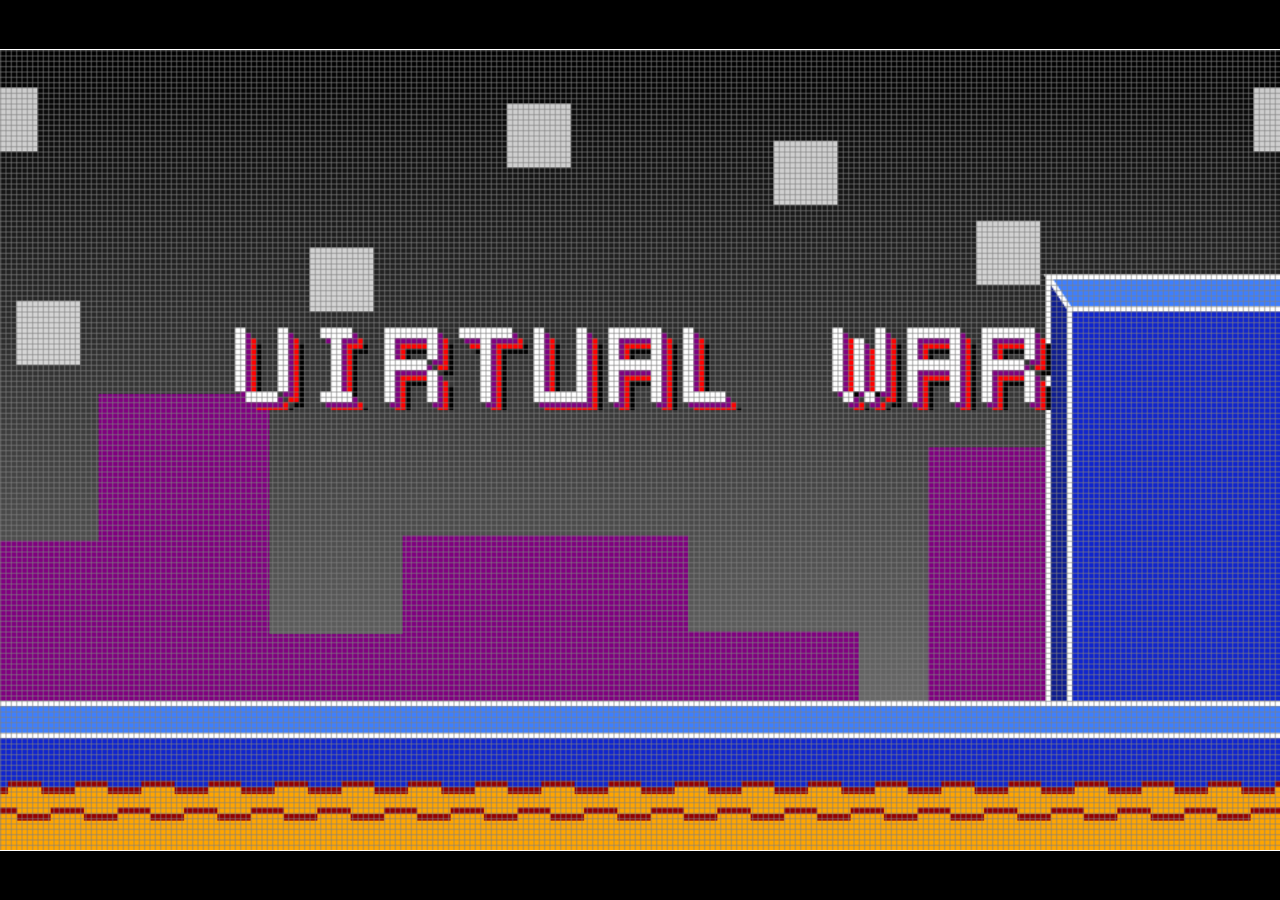
<file: VW/VW.html>
<!DOCTYPE html>
<html>
	<head>
		<title>虚拟战争(Virtual War)</title>
		
		<meta name="viewport" content="width=device-width,initial-scale=1.0,maximum-scale=1.0,minimum-scale=1.0,minimal-ui" />

		<script>
		  (function(i,s,o,g,r,a,m){i['GoogleAnalyticsObject']=r;i[r]=i[r]||function(){
		  (i[r].q=i[r].q||[]).push(arguments)},i[r].l=1*new Date();a=s.createElement(o),
		  m=s.getElementsByTagName(o)[0];a.async=1;a.src=g;m.parentNode.insertBefore(a,m)
		  })(window,document,'script','//www.google-analytics.com/analytics.js','ga');

		  ga('create', 'UA-54193553-1', 'auto');
		  ga('send', 'pageview');
		</script>
		
		<script src="bundle-cmp.js"></script>
		
		<style>
			*{margin: 0;padding: 0;}
			body,html{height:100%;}
			body{background-color:black;width:100%;}
			#table{display:table;width:100%;height:100%;}
			#cell{display:table-cell;vertical-align: middle}
			#canvascontainer{margin: auto;outline: 1px solid white;}
			#game{width: 100%;height:100%;display:block}
		</style>
	</head>
	
	<body>
		<div id="table">
			<div id="cell">
				<div id="canvascontainer">
					<canvas id="game"></canvas>
				</div>
			</div>
		</div>
	</body>
</html>
</file>
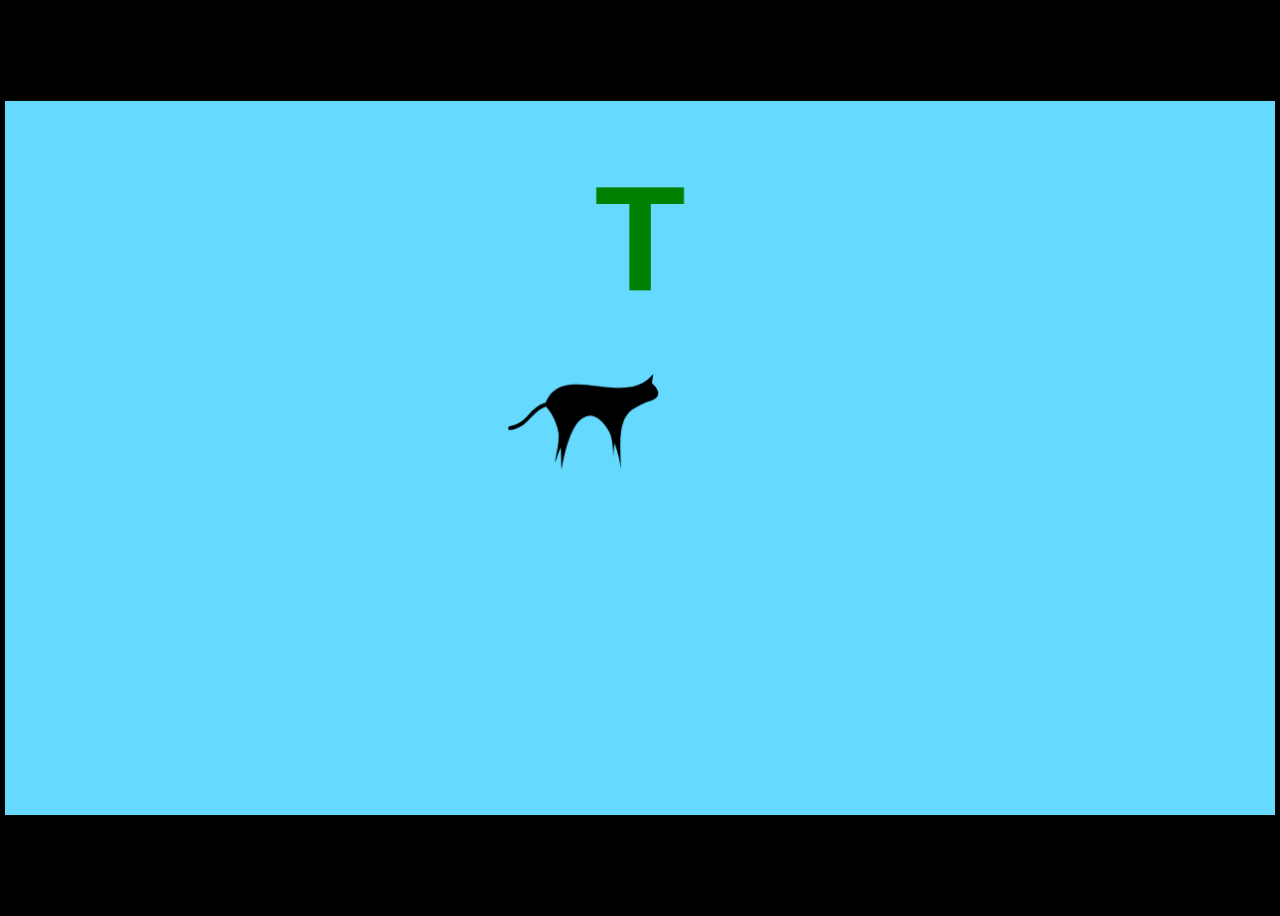
<file: WtC/WtC.html>
<!DOCTYPE html><html><head><meta charset="UTF-8"><meta name="viewport" content="width=device-width, initial-scale=1"><title>给猫洗澡(Wash the cat)</title></head><body style="min-height: 100%;background-color:#000000;display: flex;align-items: center;justify-content: center;height: 100vh"> <div id="loading">加载中...</div><script src="main.js"></script></body></html>
</file>
<file: GsG/style.css>
*, *::before, *::after { box-sizing: border-box; }
html, body { margin: 0; padding: 0; width: 100%; height: 100%; overflow: hidden; background-color: #222; }

body {
    display: flex;
    justify-content: center;
    align-items: center;
}

#game-box {
    display: flex;
    flex-direction: column; 
    align-items: center;
    position: relative;
}

#canvas {
    display: block;
    border: 2px solid #fff;
    width: 95vw; 
    height: auto; 
    max-height: 80vh; 
}


#pauseBtn {
    margin-top: 15px;  
    padding: 10px 40px;
    font-size: 18px;
    background-color: #4CAF50;
    color: white;
    border: none;
    border-radius: 5px;
    cursor: pointer;
    box-shadow: 0 4px 6px rgba(0,0,0,0.3);
    user-select: none; 
    -webkit-tap-highlight-color: transparent;
}

#pauseBtn:active {
    transform: scale(0.95);
}

#pauseBtn.hidden {
    opacity: 0 !important;
    pointer-events: none;
}
</file>
